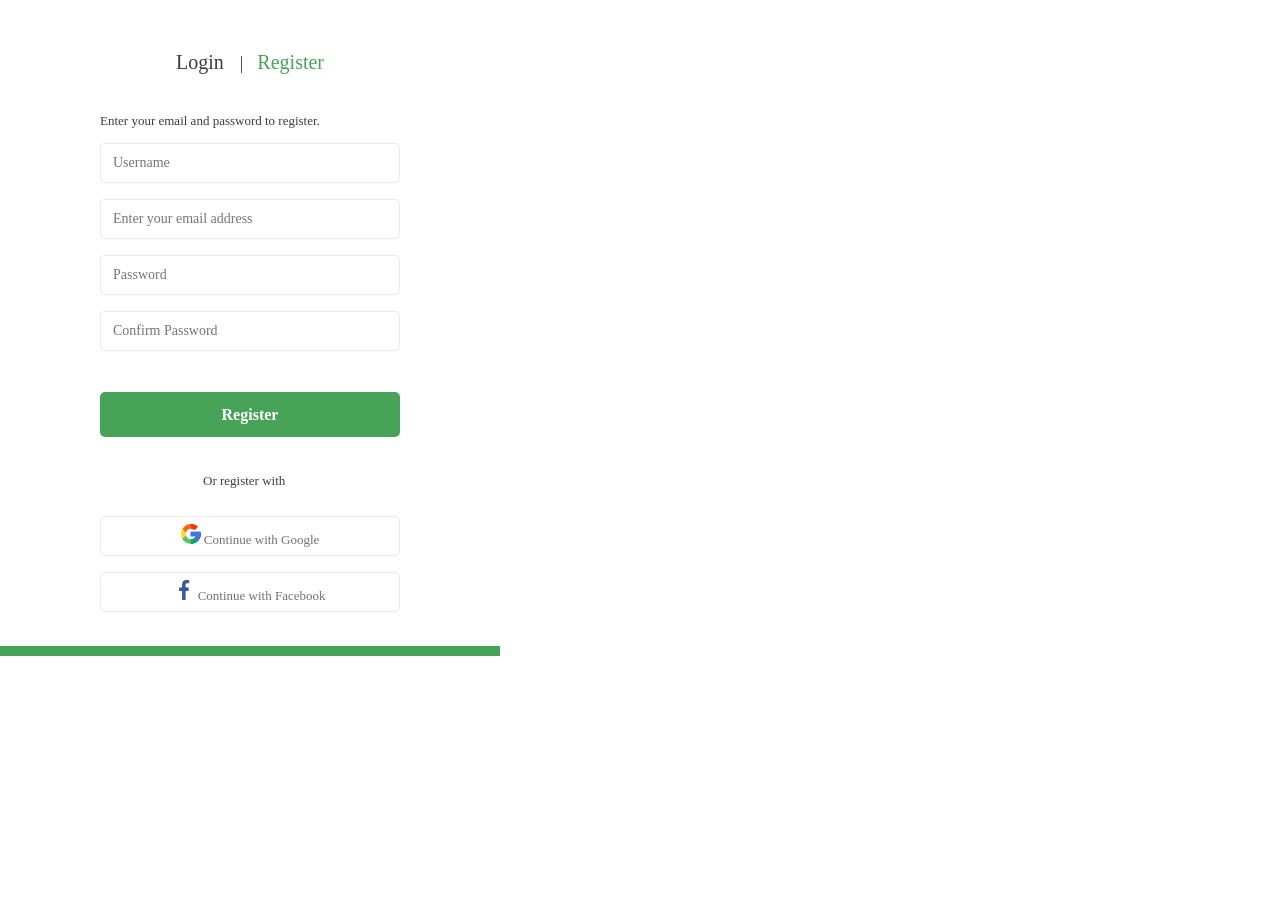
<file: homework_05/index.html>
<!DOCTYPE html>
<html lang="en">

<head>
    <meta charset="UTF-8">
    <meta name="viewport" content="width=device-width, initial-scale=1.0">
    <link rel="stylesheet" href="style.css">
    <title>Serhii Popello</title>
</head>

<body class="body">
        <div style="text-align: center; padding-top: 54px;">
            <a href="#" class="login" style="color: #3D3D3D;">Login</a>
            <span style="margin-right: 10px; padding-left: 12px;" class="line">|</span>
            <a href="#" class="login" style="color: #46A358;">Register</a>
        </div>
        <p class="txt" style="margin-top: 40px; padding-left: 100px;">Enter your email and password to register.</p>
        <form action="/submit" method="get">
            <div>
                <p style="margin-top: 14px; padding-left: 100px;">
                    <input class="input" type="text" name="username" placeholder="Username" required>
                </p>
                <p style="margin-top: 16px; padding-left: 100px;">
                    <input class="input" type="text" name="email" placeholder="Enter your email address" required>
                </p>
                <p style="margin-top: 16px; padding-left: 100px;">
                    <input class="input" type="text" name="password" placeholder="Password" required>
                </p>
                <p style="margin-top: 16px; padding-left: 100px;">
                    <input class="input" type="text" name="confirm_password" placeholder="Confirm Password" required>
                </p>
            </div>
            <p style="margin-top: 41px; padding-left: 100px;">
                <button class="button" type="submit">Register</button>
            </p>
        </form>
        <p style="margin-top: 36px; padding-left: 203px;" class="txt">Or register with</p>
        <div>
            <form action="https://www.google.com" target="_blank" method="get">
                <p style="margin-top: 27px; padding-left: 100px;">
                    <button class="link" type="submit">
                        <svg xmlns="http://www.w3.org/2000/svg" width="20" height="20" viewBox="0 0 20 20" fill="none">
                            <g clip-path="url(#clip0_2_2044)">
                                <path
                                    d="M16.4336 17.6055C14.6992 19.0703 12.4492 20 9.99999 20C6.35545 20 3.1562 17.9922 1.42186 15.0625L2.07116 12.0695L4.9492 11.5352C5.61717 13.6914 7.63276 15.2734 9.99999 15.2734C11.1484 15.2734 12.2148 14.9102 13.0937 14.2656L15.8594 14.6875L16.4336 17.6055Z"
                                    fill="#59C36A" />
                                <path
                                    d="M16.4336 17.6055L15.8594 14.6875L13.0937 14.2656C12.2148 14.9102 11.1484 15.2735 10 15.2735V20C12.4493 20 14.6992 19.0703 16.4336 17.6055Z"
                                    fill="#00A66C" />
                                <path
                                    d="M4.72656 10C4.72656 10.539 4.8086 11.0546 4.94922 11.5352L1.42188 15.0625C0.542969 13.5859 0 11.8515 0 10C0 8.1484 0.542969 6.41406 1.42188 4.9375L4.25285 5.42473L4.94922 8.46484C4.8086 8.94527 4.72656 9.4609 4.72656 10Z"
                                    fill="#FFDA2D" />
                                <path
                                    d="M20 10C20 13.0468 18.5899 15.7773 16.4336 17.6055L13.0938 14.2656C13.7734 13.7734 14.3477 13.1171 14.7227 12.3437H10C9.67184 12.3437 9.41406 12.0859 9.41406 11.7578V8.24219C9.41406 7.91402 9.67184 7.65625 10 7.65625H19.25C19.5312 7.65625 19.7773 7.85543 19.8242 8.13668C19.9414 8.74609 20 9.37887 20 10Z"
                                    fill="#4086F4" />
                                <path
                                    d="M14.7227 12.3437C14.3477 13.1171 13.7734 13.7734 13.0938 14.2656L16.4336 17.6055C18.5899 15.7773 20 13.0469 20 10C20 9.37887 19.9414 8.74609 19.8242 8.13668C19.7773 7.85543 19.5312 7.65625 19.25 7.65625H10V12.3437H14.7227Z"
                                    fill="#4175DF" />
                                <path
                                    d="M16.5976 2.79293C16.6094 2.95699 16.5391 3.10937 16.4336 3.22652L13.9258 5.72262C13.7266 5.93355 13.3985 5.95699 13.1641 5.78121C12.2382 5.08984 11.1484 4.72656 9.99999 4.72656C7.63276 4.72656 5.61717 6.30855 4.9492 8.46484L1.42186 4.9375C3.1562 2.00781 6.35546 0 9.99999 0C12.332 0 14.6055 0.859375 16.3867 2.35934C16.5156 2.46484 16.5859 2.62887 16.5976 2.79293Z"
                                    fill="#FF641A" />
                                <path
                                    d="M13.1641 5.78121C13.3984 5.95703 13.7265 5.93355 13.9257 5.72262L16.4336 3.22652C16.5391 3.10938 16.6094 2.95703 16.5976 2.79293C16.5859 2.62883 16.5156 2.46484 16.3867 2.35934C14.6055 0.859375 12.332 0 10 0V4.72656C11.1484 4.72656 12.2382 5.08984 13.1641 5.78121Z"
                                    fill="#F03800" />
                            </g>
                            <defs>
                                <clipPath id="clip0_2_2044">
                                    <rect width="20" height="20" fill="white" />
                                </clipPath>
                            </defs>
                        </svg>
                        Continue with Google
                    </button>
                </p>
            </form>
            <form action="https://www.facebook.com/" target="_blank" method="get">
                <p style="margin-top: 15px; padding-left: 100px;">
                    <button class="link" type="submit">
                        <svg xmlns="http://www.w3.org/2000/svg" width="20" height="20" viewBox="0 0 20 20" fill="none">
                            <g clip-path="url(#clip0_2_2021)">
                                <path
                                    d="M13.3309 3.32083H15.1567V0.140833C14.8417 0.0975 13.7584 0 12.4967 0C6.72006 0 8.29172 6.54167 8.06172 7.5H5.15589V11.055H8.06089V20H11.6226V11.0558H14.4101L14.8526 7.50083H11.6217C11.7784 5.1475 10.9876 3.32083 13.3309 3.32083Z"
                                    fill="#3B5999" />
                            </g>
                            <defs>
                                <clipPath id="clip0_2_2021">
                                    <rect width="20" height="20" fill="white" />
                                </clipPath>
                            </defs>
                        </svg>
                        Continue with Facebook
                    </button>
                </p>
            </form>
        </div>

</body>

</html>
</file>
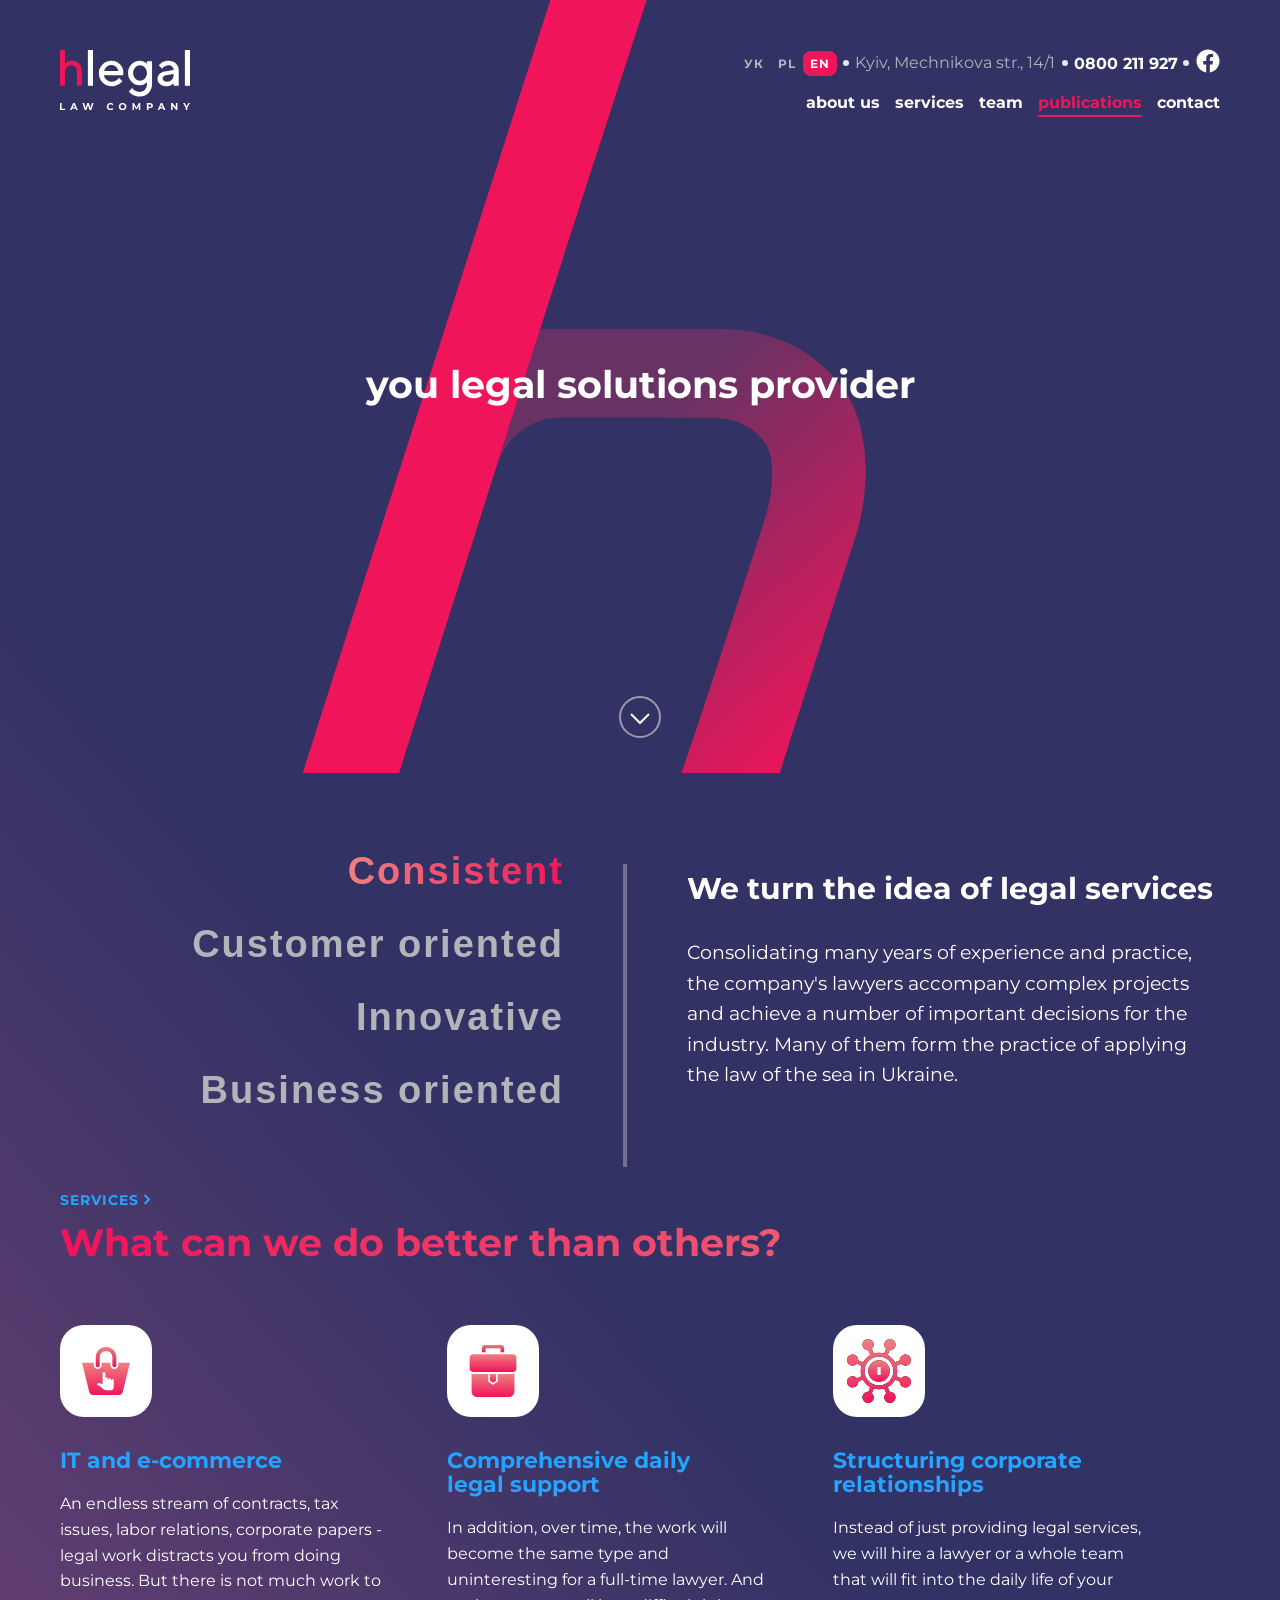
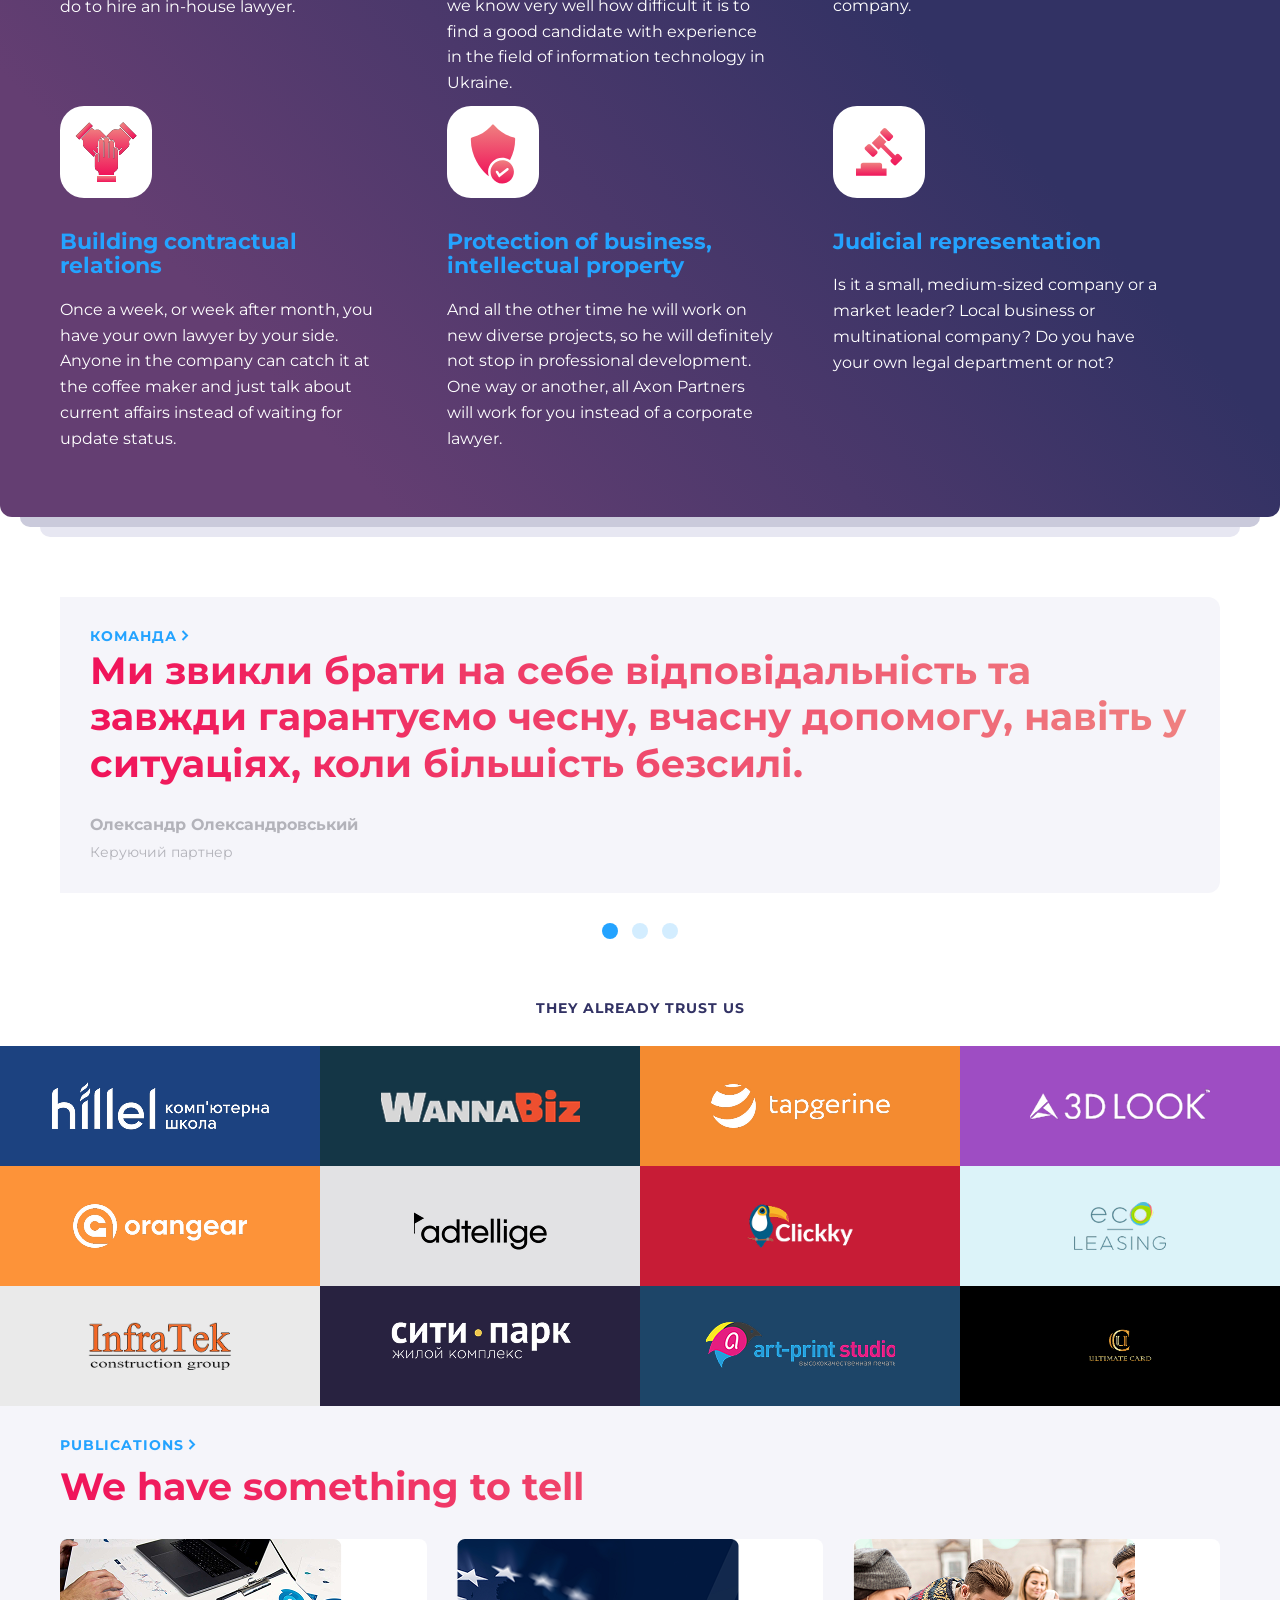
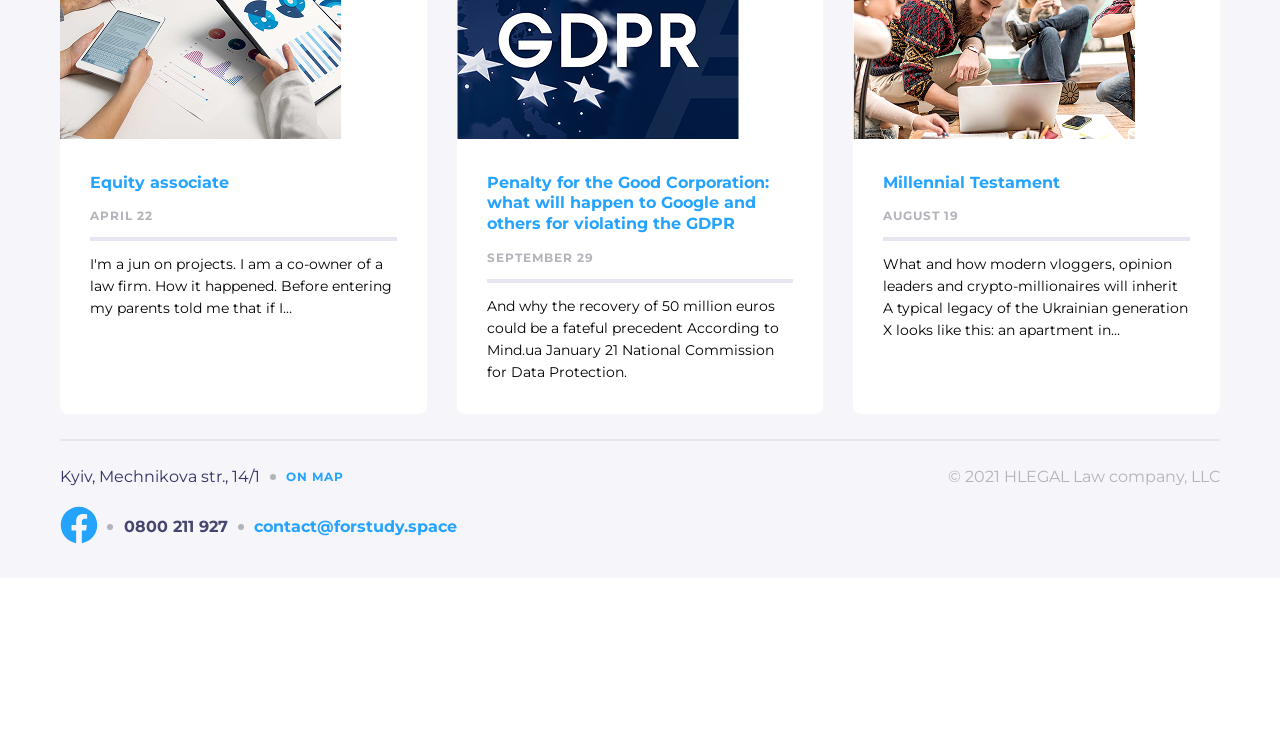
<file: final_project/app/index.html>
<!DOCTYPE html>
<html lang="en">

<head>
    <meta charset="UTF-8">
    <meta name="viewport" content="width=device-width, initial-scale=1.0">
    <link rel="stylesheet" href="css/style.css">
    <link rel="preload" href="fonts/Montserrat-400.woff" as="font" type="font/woff" crossorigin="anonymous">
    <link rel="preload" href="fonts/Montserrat-700.woff" as="font" type="font/woff" crossorigin="anonymous">
    <title>Document</title>
</head>

<body class="body">
    <div class="background">
        <div class="wrapper">
            <header class="header js-header">
                <div class="header__top header__top_dark">
                    <ul class="lang">
                        <li><a href="#">ук</a></li>
                        <li><a href="#">pl</a></li>
                        <li><a href="#" class="active">en</a></li>
                    </ul>
                    <div class="header__adress">Kyiv, Mechnikova str., 14/1</div>
                    <a class="header__tel header__tel_dark" href="tel:">0800 211 927</a>
                    <a href="#" class="header__fb">
                        <svg class="icon__facebook">
                            <use href="./img/sprite.svg#facebook"></use>
                        </svg>
                    </a>
                </div>
                <div class="header__logo-box header__logo-box_homepage">
                    <a class="header__logo-box-logo" href="#">
                        <img class="img-responsive" src="./img/logo_dark.svg" alt="">
                    </a>
                    <span class="header__breadcrumbs">about us</span>
                </div>
                <nav class="menu">
                    <button type="button" class="menu__btn menu__btn_dark js-open-mobile-menu"></button>
                    <ul class="menu__list js-mobile-drop-menu">
                        <li class="menu__list__inset"><a class="menu__list__inset__link menu__list__inset__link_dark"
                                href="./about.html">about us</a></li>
                        <li class="menu__list__inset"><a class="menu__list__inset__link menu__list__inset__link_dark"
                                href="#">services</a></li>
                        <li class="menu__list__inset"><a class="menu__list__inset__link menu__list__inset__link_dark"
                                href="#">team</a></li>
                        <li class="menu__list__inset"><a
                                class="menu__list__inset__link menu__list__inset__link_dark active"
                                href="#">publications</a></li>
                        <li class="menu__list__inset"><a class="menu__list__inset__link menu__list__inset__link_dark"
                                href="#">contact</a></li>
                    </ul>
                </nav>
            </header>
            <section class="solutions">
                <h1 class="solutions__h">you legal solutions provider</h1>
                <button class="solutions__btn" type="button"></button>
                <div class="solutions__box">
                    <div class="solutions__box__list">
                        <ul class="solutions__list">
                            <li class="solutions__list__inset"><button type="button"
                                    class="solutions__list__btn active">Consistent</button></li>
                            <li class="solutions__list__inset"><button type="button"
                                    class="solutions__list__btn">Customer
                                    oriented</button></li>
                            <li class="solutions__list__inset"><button type="button"
                                    class="solutions__list__btn">Innovative</button></li>
                            <li class="solutions__list__inset"><button type="button"
                                    class="solutions__list__btn">Business
                                    oriented</button></li>
                        </ul>
                    </div>
                    <div class="solutions__box__text">
                        <article class="solutions__info">
                            <h2 class="solutions__info__h2">We turn the idea of legal services</h2>
                            <p class="solutions__info__p">Consolidating many years of experience and
                                practice, the company's lawyers
                                accompany
                                complex projects and achieve a number of important decisions for the
                                industry.
                                Many
                                of them form the practice of applying the law of the sea in Ukraine.</p>
                        </article>
                    </div>
                </div>
            </section>
            <section class="services">
                <a href="#" class="btn">Services</a>
                <h2 class="services__h2">What can we do better than others?</h2>
                <div class="services__block">
                    <article class="services__block__inset">
                        <div class="services__block__inset__content">
                            <img class="img-responsive icon__case" src="./img/icon_case.svg" alt="icon">
                            <h3 class="services__block__inset__content__h3">IT and e-commerce</h3>
                            <p class="services__block__inset__content__p">An endless stream of contracts, tax
                                issues, labor relations, corporate papers - legal work distracts you from doing
                                business. But there is not much work to do to hire an in-house lawyer.</p>
                        </div>
                    </article>
                    <article class="services__block__inset">
                        <div class="services__block__inset__content">
                            <img class="img-responsive icon__case" src="./img/comprehensive.svg" alt="icon">
                            <h3 class="services__block__inset__content__h3">Comprehensive daily<br>
                                legal support</h3>
                            <p class="services__block__inset__content__p">In addition, over time, the work will
                                become the same type and uninteresting for a full-time lawyer. And we know very well
                                how difficult it is to find a good candidate with experience in the field of
                                information technology in Ukraine.</p>
                        </div>
                    </article>
                    <article class="services__block__inset">
                        <div class="services__block__inset__content">
                            <img class="img-responsive icon__case" src="./img/structuring.svg" alt="icon">
                            <h3 class="services__block__inset__content__h3">Structuring corporate relationships</h3>
                            <p class="services__block__inset__content__p">Instead of just providing legal services,
                                we will hire a lawyer or a whole team that will fit into the daily life of your
                                company.</p>
                        </div>
                    </article>
                    <article class="services__block__inset">
                        <div class="services__block__inset__content">
                            <img class="img-responsive icon__case" src="./img/building.svg" alt="icon">
                            <h3 class="services__block__inset__content__h3">Building contractual relations</h3>
                            <p class="services__block__inset__content__p">Once a week, or week after month, you have
                                your own lawyer by your side. Anyone in the company can catch it at the coffee maker
                                and just talk about current affairs instead of waiting for update status.</p>
                        </div>
                    </article>
                    <article class="services__block__inset">
                        <div class="services__block__inset__content">
                            <img class="img-responsive icon__case" src="./img/protection.svg" alt="icon">
                            <h3 class="services__block__inset__content__h3">Protection of business, intellectual
                                property</h3>
                            <p class="services__block__inset__content__p">And all the other time he will work on new
                                diverse projects, so he will definitely not stop in professional development. One
                                way or another, all Axon Partners will work for you instead of a corporate lawyer.
                            </p>
                        </div>
                    </article>
                    <article class="services__block__inset">
                        <div class="services__block__inset__content">
                            <img class="img-responsive icon__case" src="./img/judicial.svg" alt="icon">
                            <h3 class="services__block__inset__content__h3">Judicial representation</h3>
                            <p class="services__block__inset__content__p">Is it a small, medium-sized company or a
                                market leader? Local business or multinational company? Do you have your own legal
                                department or not?</p>
                        </div>
                    </article>
                </div>
            </section>
        </div>
    </div>
    <main>
        <div class="wrapper">
            <section class="team">
                <h2 class="visually-hiden">our team</h2>
                <div class="slider js-slider">
                    <article class="slider__item slider__item_homepage">
                        <h2 class="visually-hiden">team member slide</h2>
                        <div class="slider__item__pic">
                            <picture>
                                <source media="(min-width:992px)" srcset="./img/team.png">
                                <source media="(min-width:420px)" srcset="./img/team-member.png">
                                <img class="img-responsive" src="./img/team-member-375.png" alt="team member">
                            </picture>
                        </div>
                        <div class="slider__item__text">
                            <a href="#" class="btn">команда</a>
                            <p class="slider__item__text__p1">Ми звикли брати на себе відповідальність та завжди
                                гарантуємо чесну, вчасну допомогу, навіть у ситуаціях, коли більшість безсилі.</p>
                            <p class="slider__item__text__p2">Олександр Олександровський</p>
                            <p class="slider__item__text__p3">Керуючий партнер</p>
                        </div>
                    </article>
                    <article class="slider__item slider__item_homepage">
                        <h2 class="visually-hiden">team member slide</h2>
                        <div class="slider__item__pic">
                            <picture>
                                <source media="(min-width:992px)" srcset="./img/team.png">
                                <source media="(min-width:420px)" srcset="./img/team-member.png">
                                <img class="img-responsive" src="./img/team-member-375.png" alt="team member">
                            </picture>
                        </div>
                        <div class="slider__item__text">
                            <a href="#" class="btn">команда</a>
                            <p class="slider__item__text__p1">Ми звикли брати на себе відповідальність та завжди
                                гарантуємо чесну, вчасну допомогу, навіть у ситуаціях, коли більшість безсилі.</p>
                            <p class="slider__item__text__p2">Олександр Олександровський</p>
                            <p class="slider__item__text__p3">Керуючий партнер</p>
                        </div>
                    </article>
                    <article class="slider__item slider__item_homepage">
                        <h2 class="visually-hiden">team member slide</h2>
                        <div class="slider__item__pic">
                            <picture>
                                <source media="(min-width:992px)" srcset="./img/team.png">
                                <source media="(min-width:420px)" srcset="./img/team-member.png">
                                <img class="img-responsive" src="./img/team-member-375.png" alt="team member">
                            </picture>
                        </div>
                        <div class="slider__item__text">
                            <a href="#" class="btn">команда</a>
                            <p class="slider__item__text__p1">Ми звикли брати на себе відповідальність та завжди
                                гарантуємо чесну, вчасну допомогу, навіть у ситуаціях, коли більшість безсилі.</p>
                            <p class="slider__item__text__p2">Олександр Олександровський</p>
                            <p class="slider__item__text__p3">Керуючий партнер</p>
                        </div>
                    </article>
                </div>
            </section>
        </div>
        <section class="trust">
            <h2 class="trust__h2">They already trust us</h2>
            <div class="trust__list">
                <div class="trust__list__inset trust__list__inset-color1">
                    <img class="img-responsive" src="./img/hillel.png" alt="company logo">
                </div>
                <div class="trust__list__inset trust__list__inset-color2">
                    <img class="img-responsive" src="./img/wanna-biz.png" alt="company logo">
                </div>
                <div class="trust__list__inset trust__list__inset-color3">
                    <img class="img-responsive" src="./img/tapgerine.png" alt="company logo">
                </div>
                <div class="trust__list__inset trust__list__inset-color4">
                    <img class="img-responsive" src="./img/3dlook.png" alt="company logo">
                </div>
                <div class="trust__list__inset trust__list__inset-color5">
                    <img class="img-responsive" src="./img/orangear.png" alt="company logo">
                </div>
                <div class="trust__list__inset trust__list__inset-color6">
                    <img class="img-responsive" src="./img/adtellige.png" alt="company logo">
                </div>
                <div class="trust__list__inset trust__list__inset-color7">
                    <img class="img-responsive" src="./img/clicky.png" alt="company logo">
                </div>
                <div class="trust__list__inset trust__list__inset-color8">
                    <img class="img-responsive" src="./img/ecolease.png" alt="company logo">
                </div>
                <div class="trust__list__inset trust__list__inset-color9">
                    <img class="img-responsive" src="./img/ifratek.png" alt="company logo">
                </div>
                <div class="trust__list__inset trust__list__inset-color10">
                    <img class="img-responsive" src="./img/city-park.png" alt="company logo">
                </div>
                <div class="trust__list__inset trust__list__inset-color11">
                    <img class="img-responsive" src="./img/art-print.png" alt="company logo">
                </div>
                <div class="trust__list__inset trust__list__inset-color12">
                    <img class="img-responsive" src="./img/ultimate.png" alt="company logo">
                </div>
            </div>
        </section>
        <section class="publications">
            <div class="wrapper">
                <a href="#" class="btn btn_publications">Publications</a>
                <h2 class="publications__h2">We have something to tell</h2>
                <div class="publications__list">
                    <article class="publications__list__inset">
                        <h2 class="visually-hiden">usefull information</h2>
                        <picture>
                            <source media="(min-width:992px)" srcset="./img/associate-992.png">
                            <img class="img-responsive" src="./img/associate.png" alt="picture">
                        </picture>
                        <div class="publications__list__inset__text">
                            <a href="#" class="publications__list__inset__text__btn">Equity associate</a>
                            <p class="publications__list__inset__text__p1">April 22</p>
                            <p class="publications__list__inset__text__p2">I'm a jun on projects. I am a co-owner of a
                                law firm. How it happened. Before entering my parents told me that if I…</p>
                        </div>
                    </article>
                    <article class="publications__list__inset">
                        <h2 class="visually-hiden">usefull information</h2>
                        <picture>
                            <source media="(min-width:992px)" srcset="./img/gdpr-992.png">
                            <img class="img-responsive" src="./img/gdpr.png" alt="picture">
                        </picture>
                        <div class="publications__list__inset__text">
                            <a href="#" class="publications__list__inset__text__btn">Penalty for the Good Corporation:
                                what will happen to Google and others for violating the GDPR</a>
                            <p class="publications__list__inset__text__p1">September 29</p>
                            <p class="publications__list__inset__text__p2">And why the recovery of 50 million euros
                                could be a fateful precedent According to Mind.ua January 21 National Commission for
                                Data Protection.</p>
                        </div>
                    </article>
                    <article class="publications__list__inset publications__list__inset-item3">
                        <h2 class="visually-hiden">usefull information</h2>
                        <picture>
                            <source media="(min-width:992px)" srcset="./img/millennial-992.png">
                            <source media="(min-width:768px)" srcset="./img/millenial.png">
                            <img class="img-responsive" src="./img/millennial.png" alt="picture">
                        </picture>
                        <div class="publications__list__inset__text">
                            <a href="#" class="publications__list__inset__text__btn">Millennial Testament</a>
                            <p class="publications__list__inset__text__p1">August 19</p>
                            <p class="publications__list__inset__text__p2">What and how modern vloggers, opinion leaders
                                and crypto-millionaires will inherit A typical legacy of the Ukrainian generation X
                                looks like this: an apartment in…</p>
                        </div>
                    </article>
                </div>
            </div>
        </section>
    </main>
    <footer class="footer__background">
        <div class="wrapper">
            <section class="footer">
                <h2 class="visually-hiden">contact information</h2>
                <div class="footer__navigation">
                    <p class="footer__adress">Kyiv, Mechnikova str., 14/1</p>
                    <a href="#" class="footer__map">On map</a>
                </div>
                <div class="footer__contact">
                    <a href="#" class="footer__fb">
                        <svg class="icon__facebook1">
                            <use href="./img/sprite.svg#facebook"></use>
                        </svg>
                    </a>
                    <a href="tel:+380800211927" class="footer__tel">0800 211 927</a>
                    <a href="mailto:contact@forstudy.space" class="footer__mail">contact@forstudy.space</a>
                </div>
                <div class="footer__text">
                    <p class="footer__text__hlegal">© <span class="footer__text__hlegal-uppercase">2021 hlegal</span>
                        Law company,
                        <span class="footer__text__hlegal-uppercase">llc</span>
                    </p>
                </div>
            </section>
        </div>
    </footer>
    <script src="./js/all.js"></script>
</body>

</html>
</file>
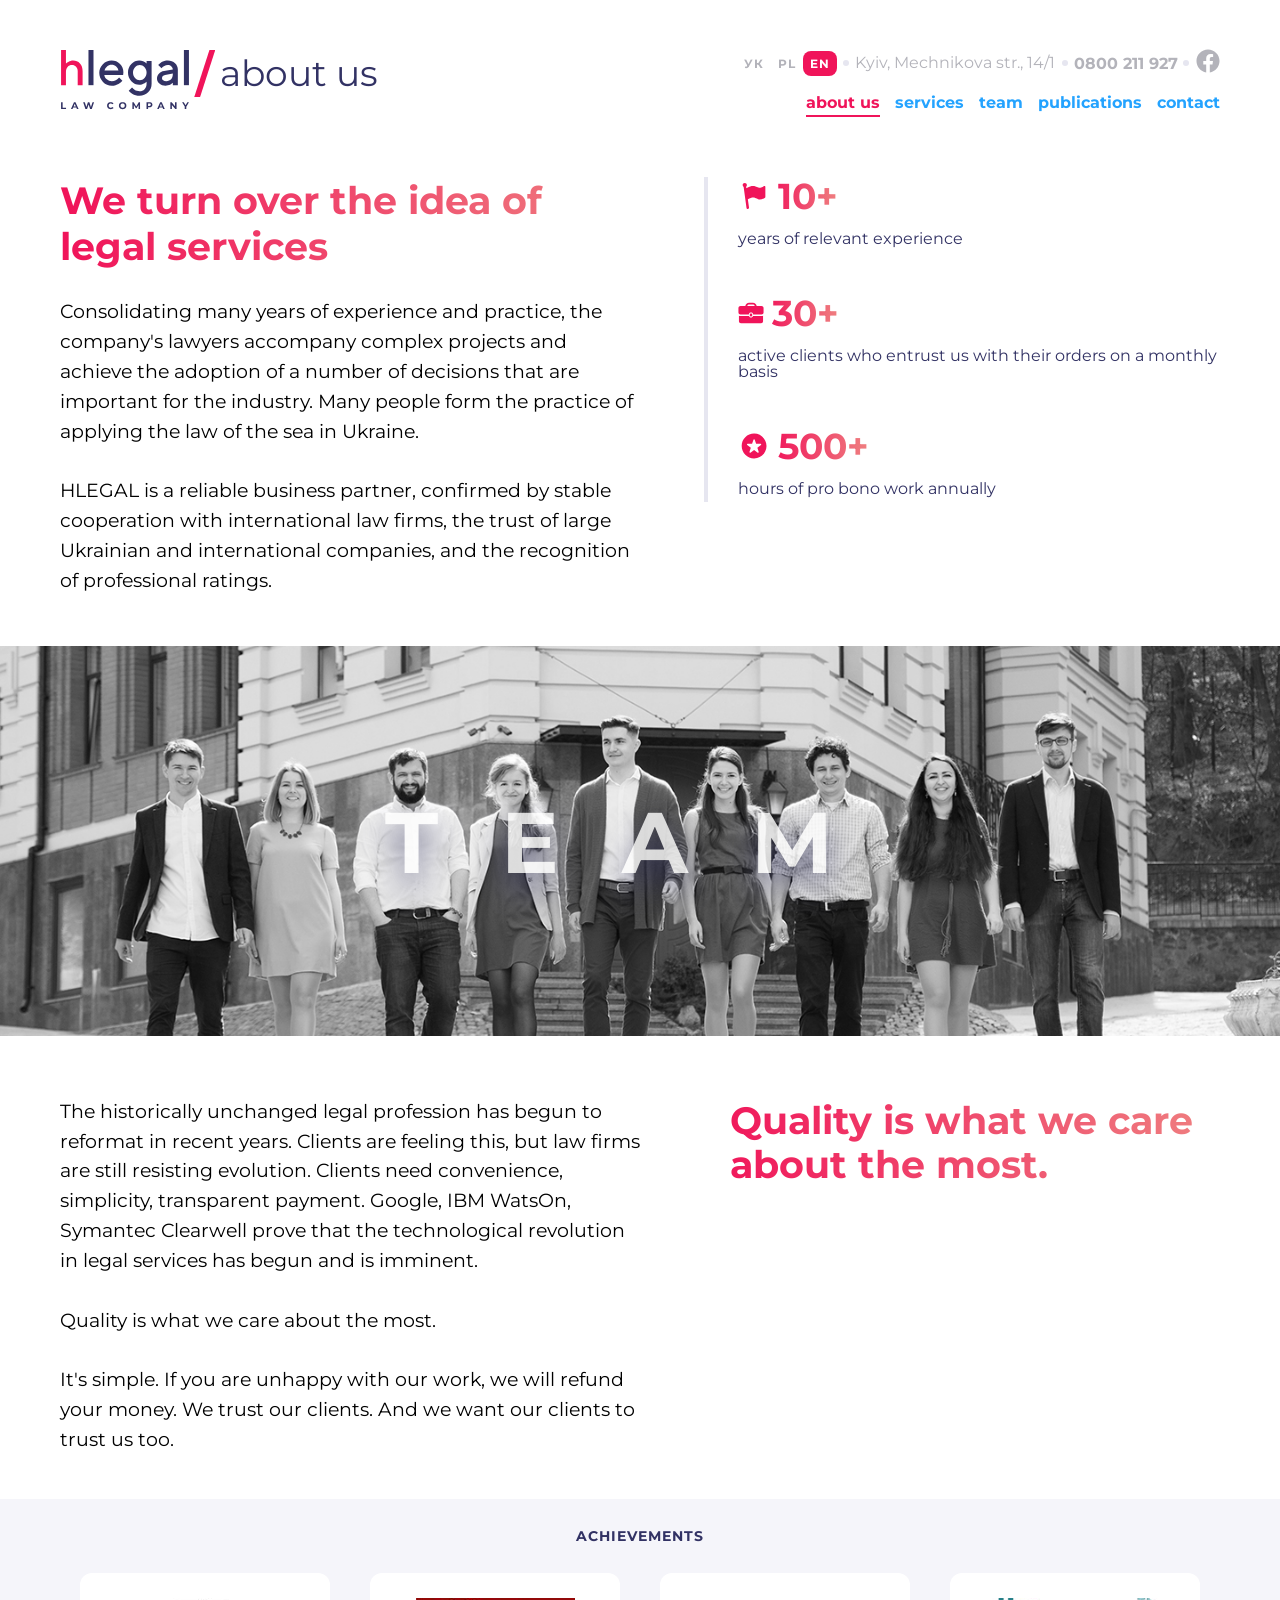
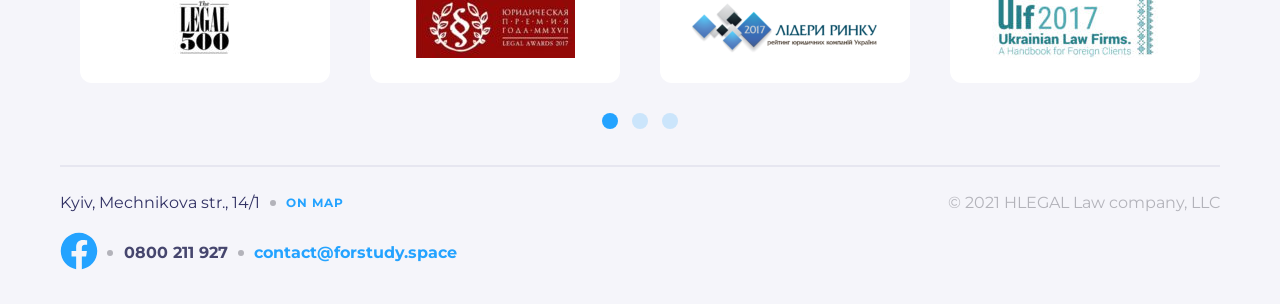
<file: final_project/app/about.html>
<!DOCTYPE html>
<html lang="en">

<head>
    <meta charset="UTF-8">
    <meta name="viewport" content="width=device-width, initial-scale=1.0">
    <link rel="stylesheet" href="css/style.css">
    <link rel="preload" href="fonts/Montserrat-400.woff" as="font" type="font/woff" crossorigin="anonymous">
    <link rel="preload" href="fonts/Montserrat-700.woff" as="font" type="font/woff" crossorigin="anonymous">
    <title>Document</title>
</head>

<body class="body">
    <div class="wrapper">
        <header class="header js-header">
            <div class="header__top header__top_light">
                <ul class="lang">
                    <li><a href="#">ук</a></li>
                    <li><a href="#">pl</a></li>
                    <li><a href="#" class="active">en</a></li>
                </ul>
                <div class="header__adress header__adress_light">Kyiv, Mechnikova str., 14/1</div>
                <a class="header__tel header__tel_light" href="tel:">0800 211 927</a>
                <a href="#" class="header__fb">
                    <svg class="icon__facebook icon__facebook_light">
                        <use xlink:href="img/sprite.svg#facebook"></use>
                    </svg>
                </a>
            </div>
            <div class="header__logo-box">
                <a class="header__logo-box-logo" href="./index.html">
                    <img class="img-responsive" src="./img/logo_light.svg" alt="">
                </a>
                <span class="header__breadcrumbs">about us</span>
            </div>
            <nav class="menu">
                <button type="button" class="menu__btn menu__btn_light js-open-mobile-menu"></button>
                <ul class="menu__list js-mobile-drop-menu">
                    <li class="menu__list__inset"><a
                            class="menu__list__inset__link menu__list__inset__link_light active"
                            href="./about.html">about us</a>
                    </li>
                    <li class="menu__list__inset"><a class="menu__list__inset__link menu__list__inset__link_light"
                            href="#">services</a></li>
                    <li class="menu__list__inset"><a class="menu__list__inset__link menu__list__inset__link_light"
                            href="#">team</a></li>
                    <li class="menu__list__inset"><a class="menu__list__inset__link menu__list__inset__link_light"
                            href="#">publications</a>
                    </li>
                    <li class="menu__list__inset"><a class="menu__list__inset__link menu__list__inset__link_light"
                            href="#">contact</a></li>
                </ul>
            </nav>
        </header>
    </div>
    <main>
        <div class="wrapper">
            <section class="we_turn">
                <h2 class="visually-hiden">Company proffesional skils</h2>
                <article class="we_turn__text">
                    <h3 class="we_turn__text__h3">We turn over the idea of legal services</h3>
                    <p class="we_turn__text__p">Consolidating many years of experience and practice, the company's
                        lawyers accompany complex projects and achieve the adoption of a number of decisions that are
                        important for the industry. Many people form the practice of applying the law of the sea in
                        Ukraine.<br><br>
                        HLEGAL is a reliable business partner, confirmed by stable cooperation with international law
                        firms, the trust of large Ukrainian and international companies, and the recognition of
                        professional ratings.</p>
                </article>
                <div class="we_turn__numbers">
                    <div class="we_turn__numbers__inset">
                        <img src="./img/10+.svg" alt="10+"> <span class="we_turn__numbers__inset__text">10+</span>
                    </div>
                    <p class="we_turn__numbers__p we_turn__numbers__p_pad">years of relevant experience</p>
                    <div class="we_turn__numbers__inset">
                        <img src="./img/30+.svg" alt="30+"> <span class="we_turn__numbers__inset__text">30+</span>
                    </div>
                    <p class="we_turn__numbers__p we_turn__numbers__p_pad">active clients who entrust us with their
                        orders on a monthly basis</p>
                    <div class="we_turn__numbers__inset">
                        <img src="./img/500+.svg" alt="500+"> <span class="we_turn__numbers__inset__text">500+</span>
                    </div>
                    <p class="we_turn__numbers__p">hours of pro bono work annually</p>
                </div>
            </section>
        </div>
        <section class="team_about">
            <picture>
                <source media="(min-width:768px)" srcset="./img/team_about.png">
                <img class="img-responsive" src="./img/team_about768.png" alt="team photo">
            </picture>
            <h1 class="team_about__h1">Team</h1>
        </section>
        <div class="wrapper">
            <section class="quality">
                <div class="quality__text">
                    <p class="quality__text__p">The historically unchanged legal profession has begun to reformat in
                        recent years. Clients are feeling this, but law firms are still resisting evolution. Clients
                        need convenience, simplicity, transparent payment. Google, IBM WatsOn, Symantec Clearwell prove
                        that the technological revolution in legal services has begun and is imminent.<br><br>
                        Quality is what we care about the most.<br><br>
                        It's simple. If you are unhappy with our work, we will refund your money. We trust our clients.
                        And we want our clients to trust us too.</p>
                </div>
                <div class="quality__title">
                    <h3 class="quality__title__h3">Quality is what we care about the most.</h3>
                </div>
            </section>
        </div>
        <section class="achievements">
            <div class="wrapper">
                <h3 class="achievements__h3">achievements</h3>
                <div class="slider js-slider-about">
                    <article class="slider__item_about">
                        <h2 class="visually-hiden">juridical firm</h2>
                        <img class="img-responsive" src="./img/legal.png" alt="logotype">
                    </article>
                    <article class="slider__item_about">
                        <h2 class="visually-hiden">juridical firm</h2>
                        <img class="img-responsive" src="./img/jurfirm.png" alt="logotype">
                    </article>
                    <article class="slider__item_about">
                        <h2 class="visually-hiden">juridical firm</h2>
                        <img class="img-responsive" src="./img/lider.png" alt="logotype">
                    </article>
                    <article class="slider__item_about">
                        <h2 class="visually-hiden">juridical firm</h2>
                        <img class="img-responsive" src="./img/ulf.png" alt="logotype">
                    </article>
                    <article class="slider__item_about">
                        <h2 class="visually-hiden">juridical firm</h2>
                        <img class="img-responsive" src="./img/legal.png" alt="logotype">
                    </article>
                    <article class="slider__item_about">
                        <h2 class="visually-hiden">juridical firm</h2>
                        <img class="img-responsive" src="./img/jurfirm.png" alt="logotype">
                    </article>
                </div>
            </div>
        </section>
    </main>
    <footer class="footer__background">
        <div class="wrapper">
            <section class="footer">
                <h2 class="visually-hiden">Contact information</h2>
                <div class="footer__navigation">
                    <p class="footer__adress">Kyiv, Mechnikova str., 14/1</p>
                    <a href="#" class="footer__map">On map</a>
                </div>
                <div class="footer__contact">
                    <a href="#" class="footer__fb">
                        <svg class="icon__facebook1">
                            <use href="./img/sprite.svg#facebook"></use>
                        </svg>
                    </a>
                    <a href="tel:+380800211927" class="footer__tel">0800 211 927</a>
                    <a href="mailto:contact@forstudy.space" class="footer__mail">contact@forstudy.space</a>
                </div>
                <div class="footer__text">
                    <p class="footer__text__hlegal">© <span class="footer__text__hlegal-uppercase">2021 hlegal</span>
                        Law company,
                        <span class="footer__text__hlegal-uppercase">llc</span>
                    </p>
                </div>
            </section>
        </div>
    </footer>
    <script src="./js/all.js"></script>
</body>

</html>
</file>
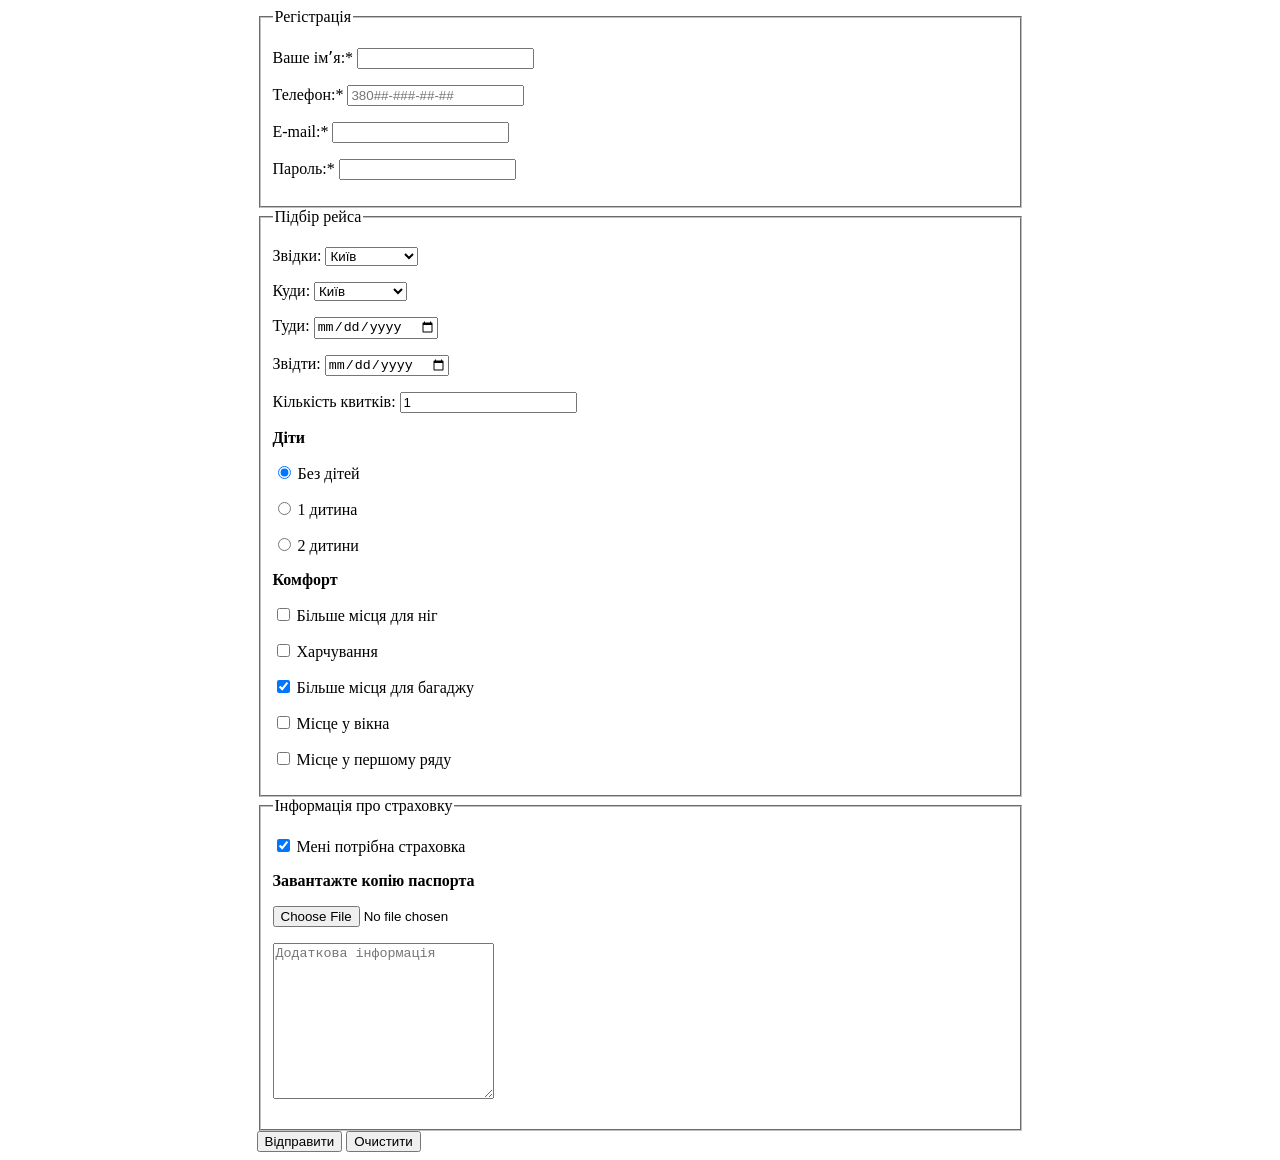
<file: homework_03/form_popello/form_popello.html>
<!DOCTYPE html>
<html lang="uk">

<head>
	<meta charset="UTF-8">
	<title>Form</title>
	<link rel="stylesheet" href="css/style.css">
</head>

<body>
	<div class="wrap">
		<form action="/submit" method="get">
			<fieldset>
				<legend>Регістрація</legend>
				<p>
					<label>
						Ваше імʼя:*
						<input type="text" name="username" required>
					</label>
				</p>
				<p>
					<label>
						Телефон:*
						<input type="tel" name="phonenumber" pattern="[0-9]{12}" placeholder="380##-###-##-##">
					</label>
				</p>
				<p>
					<label>
						E-mail:*
						<input type="email" name="mail" required>
					</label>
				</p>
				<p>
					<label>
						Пароль:*
						<input type="password" name="password" required>
					</label>
				</p>
			</fieldset>
			<fieldset>
				<legend>Підбір рейса</legend>

				<p>
					<label>
						Звідки:
						<select name="city">
							<optgroup label="Україна">
								<option value="Kyiv">Київ</option>
								<option value="Lviv">Львів</option>
								<option value="Odesa">Одеса</option>
							</optgroup>
							<optgroup label="Польша">
								<option value="Varshava">Варшава</option>
								<option value="Krakiv">Краків</option>
								<option value="Sopot">Сопот</option>
							</optgroup>
						</select>
					</label>
				</p>
				<p>
					<label>
						Куди:
						<select name="city">
							<optgroup label="Україна">
								<option value="Kyiv">Київ</option>
								<option value="Lviv">Львів</option>
								<option value="Odesa">Одеса</option>
							</optgroup>
							<optgroup label="Польша">
								<option value="Varshava">Варшава</option>
								<option value="Krakiv">Краків</option>
								<option value="Sopot">Сопот</option>
							</optgroup>
						</select>
					</label>
				</p>

				<p>
					<label>
						Туди:
						<input type="date" name="departure">
					</label>
				</p>
				<p>
					<label>
						Звідти:
						<input type="date" name="arrival">
					</label>
				</p>
				<p>
					<label>
						Кількість квитків:
						<input type="number" min="1" name="number_of_tickets" value="1">
					</label>
				</p>
				<p>

				</p>
				<p>
					<label>
						<p><strong>Діти</strong></p>
						<p>
							<label>
								<input type="radio" name="children" value="0" checked>
								Без дітей
							</label>
						</p>
						<p>
							<label>
								<input type="radio" name="children" value="1">
								1 дитина
							</label>
						</p>
						<p>
							<label>
								<input type="radio" name="children" value="2">
								2 дитини
							</label>
						</p>
					</label>
				</p>
				<p>
					<label>
						<p><strong>Комфорт</strong></p>
						<p>
							<label>
								<input type="checkbox" name="place_foot">
								Більше місця для ніг
							</label>
						</p>
						<p>
							<label>
								<input type="checkbox" name="food">
								Харчування
							</label>
						</p>
						<p>
							<label>
								<input type="checkbox" name="place_luggage" checked>
								Більше місця для багаджу
							</label>
						</p>
						<p>
							<label>
								<input type="checkbox" name="place_window">
								Місце у вікна
							</label>
						</p>
						<p>
							<label>
								<input type="checkbox" name="first_row">
								Місце у першому ряду
							</label>
						</p>
					</label>
				</p>
			</fieldset>
			<fieldset>
				<legend>Інформація про страховку</legend>
				<p>
					<label>
						<input type="checkbox" name="insurance" checked>
						Мені потрібна страховка
					</label>
				</p>
				<p><strong>Завантажте копію паспорта</strong></p>
				<p>
					<input type="file" name="passport">
				</p>
				<p>
					<textarea placeholder="Додаткова інформація" rows="10" cols="25"></textarea>
				</p>
			</fieldset>
			<button type="submit">Відправити</button>
			<button type="reset">Очистити</button>
		</form>
	</div>
</body>

</html>
</file>
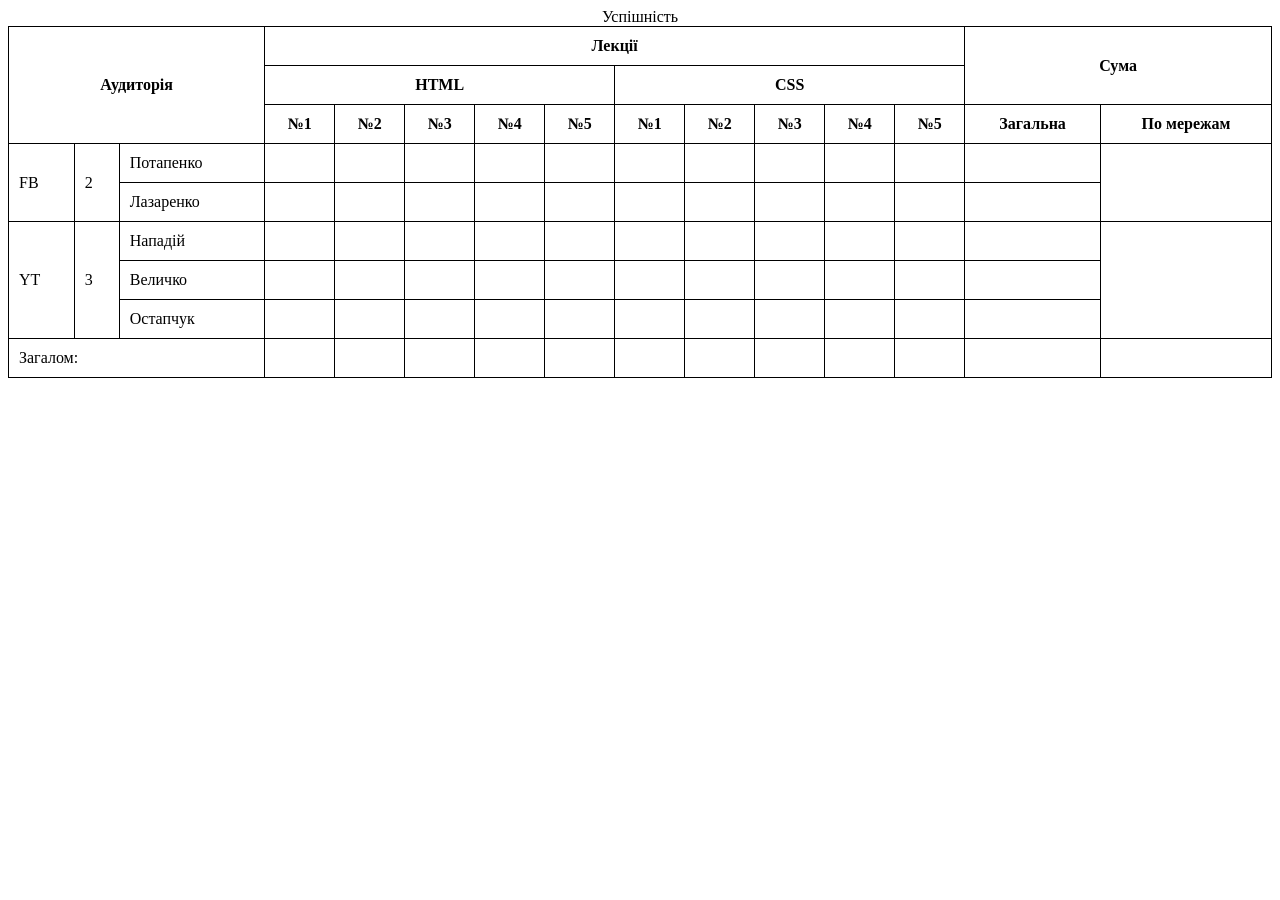
<file: homework_03/table_popello/table_popello.html>
<!DOCTYPE html>
<html lang="uk">
<head>
	<meta charset="UTF-8">
	<link rel="stylesheet" href="css/style.css">
	<title>Table</title>
</head>
<body>
	<table class="table">
		<caption>Успішність</caption>
		<tr>
			<th colspan="3" rowspan="3">Аудиторія</th>
			<th colspan="10">Лекції</th>
			<th colspan="2" rowspan="2">Сума</th>
		</tr>
		<tr>
			<th colspan="5">HTML</th>
			<th colspan="5">CSS</th>
		</tr>
		<tr>
			<th>№1</th>
			<th>№2</th>
			<th>№3</th>
			<th>№4</th>
			<th>№5</th>
			<th>№1</th>
			<th>№2</th>
			<th>№3</th>
			<th>№4</th>
			<th>№5</th>
			<th>Загальна</th>
			<th >По мережам</th>
		</tr>
		<tr>
			<td rowspan="2">FB</td>
			<td rowspan="2">2</td>
			<td>Потапенко</td>
			<td></td>
			<td></td>
			<td></td>
			<td></td>
			<td></td>
			<td></td>
			<td></td>
			<td></td>
			<td></td>
			<td></td>
			<td></td>
			<td rowspan="2"></td>
		</tr>
		<tr>
			<td>Лазаренко</td>
			<td></td>
			<td></td>
			<td></td>
			<td></td>
			<td></td>
			<td></td>
			<td></td>
			<td></td>
			<td></td>
			<td></td>
			<td></td>
		</tr>
		<tr>
			<td rowspan="3">YT</td>
			<td rowspan="3">3</td>
			<td>Нападій</td>
			<td></td>
			<td></td>
			<td></td>
			<td></td>
			<td></td>
			<td></td>
			<td></td>
			<td></td>
			<td></td>
			<td></td>
			<td></td>
			<td rowspan="3"></td>
		</tr>
		<tr>
			<td>Величко</td>
			<td></td>
			<td></td>
			<td></td>
			<td></td>
			<td></td>
			<td></td>
			<td></td>
			<td></td>
			<td></td>
			<td></td>
			<td></td>
		</tr>
		<tr>
			<td>Остапчук</td>
			<td></td>
			<td></td>
			<td></td>
			<td></td>
			<td></td>
			<td></td>
			<td></td>
			<td></td>
			<td></td>
			<td></td>
			<td></td>
		</tr>
		<tr>
			<td colspan="3">Загалом:</td>
			<td></td>
			<td></td>
			<td></td>
			<td></td>
			<td></td>
			<td></td>
			<td></td>
			<td></td>
			<td></td>
			<td></td>
			<td></td>
			<td></td>
		</tr>
	</table>
</body>
</html>
</file>
<file: homework_05/style.css>
.login {
    font-family: "Tahoma";
    font-size: 20px;
    font-style: normal;
    font-weight: 500;
    line-height: 16px;
    text-decoration: none;
}

.line {
    color: #3D3D3D;
    font-family: "Tahoma";
    font-size: 18px;
    font-style: normal;
    font-weight: 250;
    line-height: 16px
}

.regist {
    color: #3D3D3D;
    font-family: "Tahoma";
    font-size: 13px;
    font-style: normal;
    font-weight: 400;
    line-height: 16px;
}

.input {
    box-sizing: border-box;
    width: 300px;
    height: 40px;
    padding: 14px 12px;
    border-radius: 5px;
    border: 1px solid #EAEAEA;
    color: #A5A5A5;
    font-family: "Tahoma";
    font-size: 14px;
    font-style: normal;
    font-weight: 400;
    line-height: 16px;
}

.txt {
    color: #3D3D3D;
    font-family: "Tahoma";
    font-size: 13px;
    font-style: normal;
    font-weight: 400;
    line-height: 16px;
}

.body {
    box-sizing: border-box;
    margin: 0px;
    width: 500px;
    height: 656px;
    flex-shrink: 0;
    width: 500px;
    height: 656px;
    flex-shrink: 0;
    border-bottom: 10px solid #46A358;
}

.button {
    box-sizing: border-box;
    width: 300px;
    height: 45px;
    text-align: center;
    flex-shrink: 0;
    border-radius: 5px;
    background: #46A358;
    color: #FFF;
    font-family: "Tahoma";
    font-size: 16px;
    font-style: normal;
    font-weight: 700;
    line-height: 16px;
    border: none;
}

.link {
    box-sizing: border-box;
    width: 300px;
    height: 40px;
    flex-shrink: 0;
    color: #727272;
    background: #FFF;
    text-align: center;
    font-family: "Tahoma";
    font-size: 13px;
    font-style: normal;
    font-weight: 500;
    line-height: 16px;
    border-radius: 5px;
    border: 1px solid #EAEAEA;
}
</file>
<file: final_project/app/css/style.css>
@charset "UTF-8";
@font-face {
  font-family: "Montserrat";
  src: url(../fonts/Montserrat-400.woff) format("woff");
  font-weight: 400;
  font-style: normal;
  font-display: swap;
}
@font-face {
  font-family: "Montserrat";
  src: url(../fonts/Montserrat-700.woff) format("woff");
  font-weight: 700;
  font-style: normal;
  font-display: swap;
}
* {
  -webkit-box-sizing: border-box;
          box-sizing: border-box;
  margin: 0;
}

.wrapper {
  max-width: 1250px;
  min-width: 290px;
  margin: 0 auto;
  padding: 0 15px;
}

::before,
::after {
  -webkit-box-sizing: border-box;
          box-sizing: border-box;
}

.img-responsive {
  max-width: 100%;
  height: auto;
}

.visually-hiden:not(:focus):not(:active) {
  position: absolute;
  width: 1px;
  height: 1px;
  margin: -1px;
  border: 0;
  padding: 0;
  white-space: nowrap;
  clip-path: inset(100%);
  clip: rect(0 0 0 0);
  overflow: hidden;
}

.body {
  font-family: "Montserrat", "Tahoma", sans-serif;
  font-weight: 400;
  font-style: normal;
  color: #ffffff;
}

.background {
  position: relative;
  background-image: url(../img/symbol_mob.svg), linear-gradient(228.57deg, #323264 11.93%, #323264 57.17%, #643E72 87.46%);
  background-repeat: no-repeat;
  background-position: center top, center;
  background-size: 525px auto, contain;
  border-radius: 0px 0px 12px 12px;
}
.background::before {
  content: "";
  display: inline-block;
  height: 10px;
  background-color: #CACADB;
  border-radius: 0px 0px 12px 12px;
  position: absolute;
  left: 20px;
  right: 20px;
  bottom: -10px;
}
.background::after {
  content: "";
  display: inline-block;
  height: 10px;
  background-color: #E7E7F2;
  border-radius: 0px 0px 12px 12px;
  position: absolute;
  left: 40px;
  right: 40px;
  bottom: -20px;
}

@media (min-width: 768px) {
  .wrapper {
    max-width: 1340px;
    min-width: 200px;
    padding: 0 60px;
  }
  .background {
    background-size: 890px auto, contain;
    background-position: center 3px, center;
  }
}
@media (min-width: 992px) {
  .background {
    background-size: 675px auto, contain;
    background-position: center 0px, center;
  }
}
.header {
  display: grid;
  grid-template-columns: 1fr auto;
  grid-template-rows: -webkit-min-content -webkit-min-content;
  grid-template-rows: min-content min-content;
  position: relative;
}
.header__top {
  grid-column: 1/-1;
  display: -webkit-box;
  display: -ms-flexbox;
  display: flex;
  -webkit-box-pack: justify;
      -ms-flex-pack: justify;
          justify-content: space-between;
  -webkit-box-align: center;
      -ms-flex-align: center;
          align-items: center;
  margin: 0 -15px;
  padding: 0 15px;
  padding-top: 10px;
  padding-bottom: 10px;
}
.header__top_dark {
  background-color: rgba(245, 245, 250, 0.2);
}
.header__top_light {
  background-color: rgb(245, 245, 250);
}
.header__adress {
  display: none;
  color: #B3B3BA;
}
.header__tel {
  padding-top: 2px;
  text-decoration: none;
  font-weight: 700;
  font-size: 16px;
  line-height: 100%;
  text-align: right;
  -webkit-transition-duration: 0.2s;
          transition-duration: 0.2s;
  -webkit-transition-property: color;
  transition-property: color;
}
.header__tel:hover {
  color: #f0145a;
}
.header__tel_dark {
  color: #ffffff;
}
.header__tel_light {
  color: #B3B3BA;
}
.header__fb {
  display: none;
}
.header__logo-box {
  display: -webkit-box;
  display: -ms-flexbox;
  display: flex;
  -webkit-box-align: center;
      -ms-flex-align: center;
          align-items: center;
  padding-top: 19px;
  position: relative;
}
.header__logo-box span {
  display: -webkit-box;
  display: -ms-flexbox;
  display: flex;
}
.header__logo-box_homepage span {
  display: none;
}
.header__logo-box-logo img {
  display: block;
  width: 69px;
  height: 32px;
}
.header__breadcrumbs {
  color: #323264;
  font-size: 20px;
  line-height: normal;
  display: -webkit-box;
  display: -ms-flexbox;
  display: flex;
  -webkit-box-align: start;
      -ms-flex-align: start;
          align-items: start;
  padding-left: 20px;
  padding-bottom: 8px;
}
.header__breadcrumbs::before {
  display: block;
  content: "";
  background-image: url(../img/slash.svg);
  background-size: cover;
  background-position: center;
  background-repeat: no-repeat;
  width: 12px;
  height: 26px;
  position: absolute;
  top: 19px;
  left: 73px;
}

@media (min-width: 768px) {
  .header {
    grid-template-columns: 1fr;
    grid-template-rows: -webkit-min-content -webkit-min-content -webkit-min-content;
    grid-template-rows: min-content min-content min-content;
  }
  .header__top {
    background-color: transparent;
    padding-top: 48px;
    padding-bottom: 10px;
  }
  .header__adress {
    display: block;
    position: relative;
    padding-left: 18px;
    font-size: 16px;
    line-height: 100%;
  }
  .header__adress::before {
    content: "";
    display: inline-block;
    width: 6px;
    height: 6px;
    border-radius: 50%;
    background-color: #e6e6f0;
    position: absolute;
    top: 5px;
    left: 6px;
  }
  .header__adress::after {
    content: "";
    display: inline-block;
    width: 6px;
    height: 6px;
    border-radius: 50%;
    background-color: #e6e6f0;
    position: absolute;
    top: 5px;
    left: 225px;
  }
  .header__tel {
    padding-left: 19px;
    position: relative;
    -webkit-transition-duration: 0.2s;
            transition-duration: 0.2s;
    -webkit-transition-property: color;
    transition-property: color;
  }
  .header__tel:hover {
    color: #f0145a;
  }
  .header__tel::after {
    content: "";
    display: inline-block;
    width: 6px;
    height: 6px;
    border-radius: 50%;
    background-color: #e6e6f0;
    position: absolute;
    top: 6px;
    left: 128px;
  }
  .header__fb {
    display: block;
    padding-top: 1px;
    margin-left: 18px;
    -webkit-transition-duration: 0.2s;
            transition-duration: 0.2s;
    -webkit-transition-property: fill;
    transition-property: fill;
  }
  .header__fb:hover use {
    fill: #f0145a;
  }
  .header__logo-box-logo img {
    width: 130px;
    height: 60px;
  }
  .header__top {
    -webkit-box-pack: start;
        -ms-flex-pack: start;
            justify-content: flex-start;
  }
  .header__breadcrumbs {
    font-size: 36px;
  }
  .header__breadcrumbs {
    padding-left: 30px;
    padding-bottom: 15px;
  }
  .header__breadcrumbs::before {
    width: 21px;
    height: 47px;
    left: 134px;
  }
}
@media (min-width: 992px) {
  .header {
    grid-template-columns: 1fr -webkit-min-content;
    grid-template-columns: 1fr min-content;
    grid-template-rows: -webkit-min-content -webkit-min-content;
    grid-template-rows: min-content min-content;
  }
  .header__top {
    grid-column: 2/-1;
    padding-bottom: 16px;
  }
  .header__logo-box {
    grid-row: 1/-1;
    padding-top: 33px;
  }
  .header__adress {
    white-space: nowrap;
  }
  .header__tel {
    white-space: nowrap;
  }
  .header__breadcrumbs::before {
    left: 134px;
    top: 50px;
  }
}
.lang {
  display: -webkit-box;
  display: -ms-flexbox;
  display: flex;
  -webkit-box-align: center;
      -ms-flex-align: center;
          align-items: center;
  padding: 0;
  list-style: none;
}
.lang a {
  color: #b3b3ba;
  font-weight: 700;
  font-size: 12px;
  line-height: normal;
  letter-spacing: 1px;
  text-align: center;
  text-transform: uppercase;
  text-decoration: none;
  padding: 5px 7px;
  border-radius: 8px;
  -webkit-transition-duration: 0.2s;
          transition-duration: 0.2s;
  -webkit-transition-property: background-color;
  transition-property: background-color;
}
.lang a:hover {
  background-color: #f5f5fa;
}
.lang a.active {
  color: #ffffff;
  background-color: #f0145a;
}

.menu__list {
  display: block;
  position: absolute;
  right: 110%;
  background-color: #ffffff;
  list-style: none;
  padding: 12px;
  text-align: center;
}
.menu__list__inset {
  margin-bottom: 15px;
  border-radius: 12px;
  background-color: #f5f5fa;
  padding: 7px 0;
  -webkit-transition-duration: 0.2s;
          transition-duration: 0.2s;
  -webkit-transition-property: background-color;
  transition-property: background-color;
}
.menu__list__inset__link {
  text-decoration: none;
  color: #24a3ff;
  font-weight: 700;
  font-size: 24px;
  line-height: 100%;
}
.menu__list__inset__link.active {
  color: #f0145a;
}
.menu__list__inset:hover {
  background-color: #e6e6f0;
}
.menu__btn {
  background-color: transparent;
  border: none;
  width: 32px;
  height: 33px;
  border-radius: 8px;
  margin-top: 15px;
  -webkit-transition-duration: 0.2s;
          transition-duration: 0.2s;
  -webkit-transition-property: background-color;
  transition-property: background-color;
}
.menu__btn_dark {
  background-image: url(../img/hamburger_dark.svg);
}
.menu__btn_light {
  background-image: url(../img/hamburger_light.svg);
}
.menu__btn_dark.active {
  background-image: url(../img/close_dark.svg);
}
.menu__btn_light.active {
  background-image: url(../img/close_light.svg);
}
.menu__btn:hover {
  background-color: #e6e6f0;
}
.menu__btn.active_dark {
  background-image: url(../img/close_dark.svg);
}
.menu__btn.active_light {
  background-image: url(../img/close_light.svg);
}

@media (min-width: 768px) {
  .menu__btn {
    display: none;
  }
  .menu__list {
    position: static;
    background-color: transparent;
    display: -webkit-box;
    display: -ms-flexbox;
    display: flex;
    -webkit-box-align: center;
        -ms-flex-align: center;
            align-items: center;
    padding: 0;
    -webkit-transition-duration: 0.2s;
            transition-duration: 0.2s;
    -webkit-transition-property: background-color;
    transition-property: background-color;
  }
  .menu__list__inset:hover {
    background-color: transparent;
  }
  .menu__list__inset {
    background-color: transparent;
    padding: 30px 15px 0 0px;
  }
  .menu__list__inset__link {
    margin: 0;
    color: #ffffff;
    font-size: 16px;
    padding-bottom: 3px;
    border-bottom: 2px solid transparent;
    -webkit-transition-duration: 0.2s;
            transition-duration: 0.2s;
    -webkit-transition-property: border-color;
    transition-property: border-color;
  }
  .menu__list__inset__link_light {
    color: #24a3ff;
  }
  .menu__list__inset__link_dark {
    color: #ffffff;
  }
  .menu__list__inset__link_dark:hover {
    border-color: #ffffff;
  }
  .menu__list__inset__link_light:hover {
    border-color: #24a3ff;
  }
  .menu__list__inset__link.active {
    color: #f0145a;
    border-color: #f0145a;
  }
}
@media (min-width: 992px) {
  .menu__list {
    white-space: nowrap;
    -webkit-box-pack: end;
        -ms-flex-pack: end;
            justify-content: flex-end;
  }
  .menu__list__inset {
    padding: 0px 0px 0 15px;
  }
}
.icon__facebook {
  width: 24px;
  height: 24px;
  fill: #ffffff;
}
.icon__facebook_light {
  fill: #B3B3BA;
}
.icon__case {
  width: 92px;
  height: 92px;
}
.icon__facebook1 {
  width: 38px;
  height: 38px;
  fill: #24A3FF;
}
.icon__hamburger {
  width: 32px;
  height: 32px;
  stroke: #ffffff;
}

.solutions {
  display: -webkit-box;
  display: -ms-flexbox;
  display: flex;
  -webkit-box-orient: vertical;
  -webkit-box-direction: normal;
      -ms-flex-direction: column;
          flex-direction: column;
  -webkit-box-align: center;
      -ms-flex-align: center;
          align-items: center;
  padding-bottom: 11.5px;
}
.solutions__h {
  font-weight: 700;
  font-size: 38px;
  line-height: 1.13em;
  text-align: center;
  padding: 144px 0 163px;
}
.solutions__btn {
  cursor: pointer;
  border: none;
  background: url(../img/scroll.svg) center no-repeat transparent;
  padding: 21px;
  -webkit-transition-duration: 0.2s;
          transition-duration: 0.2s;
  -webkit-transition-property: background-image;
  transition-property: background-image;
}
.solutions__btn:hover {
  background-image: url(../img/scroll_hover.svg);
}
.solutions__box {
  display: -webkit-box;
  display: -ms-flexbox;
  display: flex;
  -webkit-box-orient: vertical;
  -webkit-box-direction: normal;
      -ms-flex-direction: column;
          flex-direction: column;
  -webkit-box-align: center;
      -ms-flex-align: center;
          align-items: center;
  width: 100%;
}
.solutions__box__list {
  width: 100%;
  padding-top: 62px;
  padding-bottom: 30px;
}
.solutions__box__text {
  position: relative;
  padding-top: 23px;
}
.solutions__box__text::before {
  content: "";
  width: 91%;
  height: 4px;
  background-color: rgba(255, 255, 255, 0.3);
  position: absolute;
  top: 3px;
  left: 15px;
}
.solutions__list {
  display: -webkit-box;
  display: -ms-flexbox;
  display: flex;
  -webkit-box-align: start;
      -ms-flex-align: start;
          align-items: flex-start;
  list-style: none;
  padding: 0;
  overflow: auto;
}
.solutions__list__inset {
  white-space: nowrap;
}
.solutions__list__inset button.active {
  background-image: -webkit-gradient(linear, left top, right top, color-stop(0.84%, #EF8080), color-stop(99.96%, #F0145A));
  background-image: linear-gradient(90deg, #EF8080 0.84%, #F0145A 99.96%);
  -webkit-background-clip: text;
          background-clip: text;
  -webkit-text-fill-color: transparent;
}
.solutions__list__btn {
  cursor: pointer;
  background-color: transparent;
  border: none;
  padding-left: 15px;
  margin-right: 23px;
  font-size: 30px;
  font-weight: 700;
  line-height: 1em;
  color: #b3b3ba;
  -webkit-transition-duration: 0.2s;
          transition-duration: 0.2s;
  -webkit-transition-property: opacity;
  transition-property: opacity;
}
.solutions__list__btn:hover {
  opacity: 0.7;
}
.solutions__info {
  padding: 16px;
}
.solutions__info__h2 {
  color: #ffffff;
  font-family: Montserrat;
  font-size: 20px;
  font-weight: 700;
  line-height: 1.1em;
}
.solutions__info__p {
  padding-top: 30px;
  color: #ffffff;
  font-size: 19px;
  line-height: 1.6em;
}

@media (min-width: 768px) {
  .solutions {
    padding-bottom: 56px;
  }
  .solutions__h {
    padding: 261px 0 418px;
  }
  .solutions__box__list {
    padding-top: 95px;
    padding-bottom: 63px;
  }
  .solutions__box__text {
    padding-top: 65px;
  }
  .solutions__box__text::before {
    width: 100%;
    top: -2px;
    left: 0px;
  }
  .solutions__list__btn {
    font-size: 38px;
    letter-spacing: 1px;
    padding-left: 0px;
    margin-right: 30px;
  }
  .solutions__info {
    padding: 0;
  }
  .solutions__info__h2 {
    font-size: 30px;
  }
  .solutions__info__p {
    padding-top: 32px;
  }
}
@media (min-width: 992px) {
  .solutions {
    padding-bottom: 2px;
  }
  .solutions__h {
    padding: 237px 0 289px;
  }
  .solutions__box {
    padding-top: 0px;
    -webkit-box-orient: horizontal;
    -webkit-box-direction: normal;
        -ms-flex-direction: row;
            flex-direction: row;
    -webkit-box-align: center;
        -ms-flex-align: center;
            align-items: center;
  }
  .solutions__box__list {
    width: 50%;
  }
  .solutions__box__text {
    width: 50%;
    padding: 0 0 0 47px;
  }
  .solutions__box__text::before {
    content: "";
    width: 4px;
    height: 303px;
    top: 29px;
    left: -17px;
  }
  .solutions__list {
    display: block;
  }
  .solutions__list__inset {
    padding: 18px 40px 15px 0;
    text-align: end;
  }
  .solutions__list__btn {
    letter-spacing: 2px;
  }
  .solutions__info__h2 {
    padding-top: 34px;
    line-height: 1.3em;
  }
  .solutions__info__p {
    padding-top: 30px;
  }
}
.services {
  padding-bottom: 30px;
}
.services__h2 {
  font-size: 30px;
  font-weight: 700;
  line-height: 1.2em;
  background-image: -webkit-gradient(linear, left top, right top, color-stop(0.84%, #F0145A), color-stop(99.96%, #EF8080));
  background-image: linear-gradient(90deg, #F0145A 0.84%, #EF8080 99.96%);
  -webkit-background-clip: text;
          background-clip: text;
  -webkit-text-fill-color: transparent;
  padding: 11px 0 30px;
}
.services__block {
  display: -webkit-box;
  display: -ms-flexbox;
  display: flex;
  -webkit-box-orient: vertical;
  -webkit-box-direction: normal;
      -ms-flex-direction: column;
          flex-direction: column;
  -webkit-box-align: center;
      -ms-flex-align: center;
          align-items: center;
  margin: 0 -15px;
}
.services__block__inset {
  width: 100%;
  padding-left: 30px;
  padding-right: 30px;
  padding-bottom: 30px;
}
.services__block__inset__content {
  display: -webkit-box;
  display: -ms-flexbox;
  display: flex;
  -webkit-box-orient: vertical;
  -webkit-box-direction: normal;
      -ms-flex-direction: column;
          flex-direction: column;
  -webkit-box-pack: start;
      -ms-flex-pack: start;
          justify-content: flex-start;
}
.services__block__inset__content__h3 {
  color: #24A3FF;
  font-size: 22px;
  font-weight: 700;
  line-height: 1.1em;
  padding-top: 32px;
  padding-bottom: 18px;
}
.services__block__inset__content__p {
  color: #ffffff;
  font-size: 16px;
  line-height: 1.62em;
}

@media (min-width: 768px) {
  .services {
    padding-bottom: 1px;
  }
  .services__h2 {
    font-size: 38px;
    padding: 11px 0 59px;
  }
  .services__block {
    -ms-flex-wrap: wrap;
        flex-wrap: wrap;
    -webkit-box-orient: horizontal;
    -webkit-box-direction: normal;
        -ms-flex-direction: row;
            flex-direction: row;
    margin: 0 -30px;
    width: 100%;
    -webkit-box-align: start;
        -ms-flex-align: start;
            align-items: flex-start;
  }
  .services__block__inset {
    width: 50%;
    padding-bottom: 35px;
  }
}
@media (min-width: 992px) {
  .services {
    padding-bottom: 55px;
  }
  .services__block__inset {
    width: 33.33333%;
    padding-bottom: 10px;
  }
}
.team {
  padding-top: 50px;
}

@media (min-width: 768px) {
  .team {
    padding-top: 80px;
  }
}
/* Slider */
.slick-slider {
  position: relative;
  display: block;
  -webkit-box-sizing: border-box;
          box-sizing: border-box;
  -webkit-touch-callout: none;
  -webkit-user-select: none;
  -moz-user-select: none;
  -ms-user-select: none;
  user-select: none;
  -ms-touch-action: pan-y;
  touch-action: pan-y;
  -webkit-tap-highlight-color: transparent;
}

.slick-list {
  position: relative;
  overflow: hidden;
  display: block;
  margin: 0;
  padding: 0;
}
.slick-list:focus {
  outline: none;
}
.slick-list.dragging {
  cursor: pointer;
  cursor: hand;
}

.slick-slider .slick-track,
.slick-slider .slick-list {
  -webkit-transform: translate3d(0, 0, 0);
  transform: translate3d(0, 0, 0);
}

.slick-track {
  position: relative;
  left: 0;
  top: 0;
  display: block;
  margin-left: auto;
  margin-right: auto;
}
.slick-track:before, .slick-track:after {
  content: "";
  display: table;
}
.slick-track:after {
  clear: both;
}
.slick-loading .slick-track {
  visibility: hidden;
}

.slick-slide {
  float: left;
  height: 100%;
  min-height: 1px;
  display: none;
}
[dir=rtl] .slick-slide {
  float: right;
}
.slick-slide img {
  display: block;
}
.slick-slide.slick-loading img {
  display: none;
}
.slick-slide.dragging img {
  pointer-events: none;
}
.slick-initialized .slick-slide {
  display: block;
}
.slick-loading .slick-slide {
  visibility: hidden;
}
.slick-vertical .slick-slide {
  display: block;
  height: auto;
  border: 1px solid transparent;
}

.slick-arrow.slick-hidden {
  display: none;
}

.slider__item_about {
  border-radius: 12px;
  background-color: #ffffff;
  display: -webkit-box !important;
  display: -ms-flexbox !important;
  display: flex !important;
  -webkit-box-align: center;
      -ms-flex-align: center;
          align-items: center;
  -webkit-box-pack: center;
      -ms-flex-pack: center;
          justify-content: center;
  margin: 0 20px;
  height: 90px;
}
.slider__item__pic {
  border-top-left-radius: 12px;
  border-top-right-radius: 12px;
}
.slider__item__text {
  background-color: #F5F5FA;
  border-bottom-left-radius: 12px;
  border-bottom-right-radius: 12px;
  padding: 29px 45px;
}
.slider__item__text__p1 {
  padding-top: 3px;
  padding-bottom: 27px;
  font-size: 30px;
  font-weight: 700;
  line-height: 1.24em;
  background: -webkit-gradient(linear, left top, right top, color-stop(0.84%, #F0145A), color-stop(99.96%, #EF8080));
  background: linear-gradient(90deg, #F0145A 0.84%, #EF8080 99.96%);
  -webkit-background-clip: text;
          background-clip: text;
  -webkit-text-fill-color: transparent;
  overflow-wrap: break-word;
  max-width: 100%;
}
.slider__item__text__p2 {
  color: #B3B3BA;
  font-size: 16px;
  font-weight: 700;
  line-height: 1.34em;
  padding-bottom: 6px;
}
.slider__item__text__p3 {
  color: #B3B3BA;
  font-size: 14px;
  line-height: 1.57em;
}
.slider__dots {
  display: -webkit-box;
  display: -ms-flexbox;
  display: flex;
  list-style: none;
  padding: 0;
  -webkit-box-pack: center;
      -ms-flex-pack: center;
          justify-content: center;
}
.slider__dots li {
  padding: 0 7px;
}
.slider__dots li.slick-active button {
  opacity: 1;
}
.slider__dots button {
  margin-top: 30px;
  cursor: pointer;
  width: 16px;
  height: 16px;
  border: none;
  border-radius: 50%;
  background-color: #24A3FF;
  opacity: 0.2;
  font-size: 0;
  -webkit-transition-duration: 0.2s;
          transition-duration: 0.2s;
  -webkit-transition-property: opacity;
  transition-property: opacity;
}
.slider__dots button:hover {
  opacity: 0.6;
}

@media (min-width: 768px) {
  .slider__item__text {
    padding: 29px 30px;
  }
  .slider__item__text__p1 {
    font-size: 38px;
    line-height: 1.22em;
  }
}
@media (min-width: 992px) {
  .slider__item_about {
    height: 110px;
  }
  .slider__item_homepage {
    display: -webkit-box !important;
    display: -ms-flexbox !important;
    display: flex !important;
  }
  .slider__item__pic img {
    height: 100%;
    border-top-left-radius: 12px;
    border-bottom-left-radius: 12px;
  }
  .slider__item__text {
    width: 132%;
    border-bottom-left-radius: 0;
    border-top-right-radius: 12px;
  }
}
.trust {
  padding-top: 62px;
}
.trust__h2 {
  color: #323264;
  font-size: 14px;
  font-weight: 700;
  line-height: 1em;
  letter-spacing: 1px;
  text-transform: uppercase;
  text-align: center;
  padding-bottom: 31px;
}
.trust__list {
  display: -webkit-box;
  display: -ms-flexbox;
  display: flex;
  -webkit-box-orient: vertical;
  -webkit-box-direction: normal;
      -ms-flex-direction: column;
          flex-direction: column;
  -webkit-box-align: center;
      -ms-flex-align: center;
          align-items: center;
  -webkit-box-pack: center;
      -ms-flex-pack: center;
          justify-content: center;
  width: 100%;
}
.trust__list__inset {
  display: -webkit-box;
  display: -ms-flexbox;
  display: flex;
  -webkit-box-align: center;
      -ms-flex-align: center;
          align-items: center;
  -webkit-box-pack: center;
      -ms-flex-pack: center;
          justify-content: center;
  padding: 36px;
  height: 120px;
  width: 100%;
}
.trust__list__inset img {
  display: block;
  margin: 0 auto;
  max-height: 100%;
  max-width: 100%;
  -o-object-fit: contain;
     object-fit: contain;
}
.trust__list__inset-color1 {
  background-color: #1C4280;
}
.trust__list__inset-color2 {
  background-color: #143646;
}
.trust__list__inset-color3 {
  background-image: -webkit-gradient(linear, left bottom, left top, from(#F48B30), to(#F48B30));
  background-image: linear-gradient(0deg, #F48B30 0%, #F48B30 100%);
}
.trust__list__inset-color4 {
  background-color: #9E4DC3;
}
.trust__list__inset-color5 {
  background-color: #FD9339;
}
.trust__list__inset-color6 {
  background-color: #E2E2E4;
}
.trust__list__inset-color7 {
  background-color: #C71C36;
  display: none;
}
.trust__list__inset-color8 {
  background-color: #DCF3F9;
  display: none;
}
.trust__list__inset-color9 {
  background-color: #EAEAEA;
  display: none;
}
.trust__list__inset-color10 {
  background-color: #282240;
  display: none;
}
.trust__list__inset-color11 {
  background-color: #1D4568;
  display: none;
}
.trust__list__inset-color12 {
  background-color: #000000;
  display: none;
}

@media (min-width: 768px) {
  .trust__list {
    -webkit-box-orient: horizontal;
    -webkit-box-direction: normal;
        -ms-flex-direction: row;
            flex-direction: row;
    -ms-flex-wrap: wrap;
        flex-wrap: wrap;
  }
  .trust__list__inset {
    width: 33.333%;
  }
  .trust__list__inset-color7 {
    display: block;
  }
  .trust__list__inset-color8 {
    display: block;
  }
  .trust__list__inset-color9 {
    display: block;
  }
  .trust__list__inset-color10 {
    display: block;
  }
  .trust__list__inset-color11 {
    display: block;
  }
  .trust__list__inset-color12 {
    display: block;
  }
}
@media (min-width: 992px) {
  .trust__list__inset {
    width: 25%;
  }
}
.publications {
  background-color: #F5F5FA;
  padding-top: 29px;
  padding-bottom: 19px;
}
.publications__h2 {
  padding-top: 7px;
  padding-bottom: 30px;
  padding-left: 15px;
  font-size: 30px;
  font-weight: 700;
  line-height: 1em;
  background-image: -webkit-gradient(linear, left top, right top, color-stop(0.84%, #F0145A), color-stop(99.96%, #EF8080));
  background-image: linear-gradient(90deg, #F0145A 0.84%, #EF8080 99.96%);
  background-clip: text;
  -webkit-background-clip: text;
  -webkit-text-fill-color: transparent;
}
.publications__list {
  display: grid;
  gap: 30px;
}
.publications__list__inset {
  border-radius: 8px;
  background-color: #ffffff;
}
.publications__list__inset__text {
  padding: 30px;
}
.publications__list__inset__text__btn {
  display: block;
  text-decoration: none;
  color: #24A3FF;
  font-size: 16px;
  font-weight: 700;
  line-height: 1em;
  padding-bottom: 15px;
  -webkit-transition-duration: 0.2s;
          transition-duration: 0.2s;
  -webkit-transition-property: color;
  transition-property: color;
}
.publications__list__inset__text__btn:hover {
  color: #F0145A;
}
.publications__list__inset__text__p1 {
  color: #B3B3BA;
  font-size: 12px;
  font-weight: 700;
  line-height: 1em;
  letter-spacing: 1px;
  text-transform: uppercase;
  padding-bottom: 15px;
}
.publications__list__inset__text__p2 {
  padding-top: 15px;
  color: #000000;
  font-size: 14px;
  line-height: 1.57em;
  position: relative;
}
.publications__list__inset__text__p2::before {
  content: "";
  width: 100%;
  height: 4px;
  background-color: #E6E6F0;
  position: absolute;
  top: 0px;
}

@media (min-width: 768px) {
  .publications__list {
    grid-template-columns: 1fr 1fr;
  }
  .publications__list__inset-item3 {
    grid-column: span 2;
  }
  .publications__list__inset__text__btn {
    padding-bottom: 17px;
    line-height: 1.3em;
  }
  .publications__list__inset__text__p2 {
    padding-top: 17px;
  }
  .publications__h2 {
    padding-top: 14px;
    padding-bottom: 33px;
    padding-left: 0px;
    font-size: 38px;
  }
}
@media (min-width: 992px) {
  .publications {
    padding-bottom: 25px;
  }
  .publications__list {
    grid-template-columns: 1fr 1fr 1fr;
  }
  .publications__list__inset-item3 {
    grid-column: span 1;
  }
}
.btn {
  text-decoration: none;
  color: #24A3FF;
  font-size: 14px;
  font-weight: 700;
  line-height: 1em;
  letter-spacing: 1px;
  text-transform: uppercase;
  padding-top: 1px;
  padding-right: 14px;
  background: url(../img/arrow.svg) no-repeat center right;
  -webkit-transition-duration: 0.2s;
          transition-duration: 0.2s;
  -webkit-transition-property: color background-image;
  transition-property: color background-image;
}
.btn_publications {
  padding-left: 15px;
}
.btn:hover {
  color: #f0145a;
  background-image: url(../img/arrow_red.svg);
}
.btn.active {
  background-image: url(../img/close.svg);
}

@media (min-width: 768px) {
  .btn_publications {
    padding-left: 0;
  }
}
.footer {
  padding-top: 30px;
  position: relative;
  display: grid;
  grid-template-columns: 1fr;
  justify-items: center;
}
.footer::before {
  content: "";
  width: 100%;
  height: 2px;
  background-color: #E6E6F0;
  position: absolute;
  top: 0px;
}
.footer__background {
  background-color: #F5F5FA;
}
.footer__navigation {
  display: -webkit-box;
  display: -ms-flexbox;
  display: flex;
  -webkit-box-orient: vertical;
  -webkit-box-direction: normal;
      -ms-flex-direction: column;
          flex-direction: column;
  -webkit-box-align: center;
      -ms-flex-align: center;
          align-items: center;
}
.footer__adress {
  color: #323264;
  font-size: 16px;
  line-height: 1em;
  padding-bottom: 13px;
}
.footer__map {
  text-decoration: none;
  color: #24A3FF;
  font-size: 12px;
  font-weight: 700;
  line-height: 1em;
  letter-spacing: 1px;
  text-transform: uppercase;
  padding-bottom: 21px;
  -webkit-transition-duration: 0.2s;
          transition-duration: 0.2s;
  -webkit-transition-property: color;
  transition-property: color;
}
.footer__map:hover {
  color: #f0145a;
}
.footer__contact {
  display: -webkit-box;
  display: -ms-flexbox;
  display: flex;
  -webkit-box-orient: vertical;
  -webkit-box-direction: normal;
      -ms-flex-direction: column;
          flex-direction: column;
  -webkit-box-align: center;
      -ms-flex-align: center;
          align-items: center;
}
.footer__fb {
  padding-bottom: 10px;
  -webkit-transition-duration: 0.2s;
          transition-duration: 0.2s;
  -webkit-transition-property: fill;
  transition-property: fill;
}
.footer__fb:hover use {
  fill: #f0145a;
}
.footer__tel {
  text-decoration: none;
  color: #46466E;
  font-size: 16px;
  font-weight: 700;
  line-height: 1em;
  padding-bottom: 14px;
  -webkit-transition-duration: 0.2s;
          transition-duration: 0.2s;
  -webkit-transition-property: color;
  transition-property: color;
}
.footer__tel:hover {
  color: #f0145a;
}
.footer__mail {
  text-decoration: none;
  color: #24A3FF;
  font-size: 16px;
  font-weight: 700;
  line-height: 1em;
  padding-bottom: 34px;
  -webkit-transition-duration: 0.2s;
          transition-duration: 0.2s;
  -webkit-transition-property: color;
  transition-property: color;
}
.footer__mail:hover {
  color: #f0145a;
}
.footer__text__hlegal {
  color: #B3B3BA;
  font-size: 16px;
  line-height: 1em;
  padding-bottom: 30px;
}
.footer__text__hlegal-uppercase {
  text-transform: uppercase;
}

@media (min-width: 768px) {
  .footer {
    grid-template-columns: 1fr;
    justify-items: center;
  }
  .footer__navigation {
    -webkit-box-orient: horizontal;
    -webkit-box-direction: normal;
        -ms-flex-direction: row;
            flex-direction: row;
    -webkit-box-pack: center;
        -ms-flex-pack: center;
            justify-content: center;
    padding-bottom: 21px;
  }
  .footer__contact {
    -webkit-box-orient: horizontal;
    -webkit-box-direction: normal;
        -ms-flex-direction: row;
            flex-direction: row;
    -webkit-box-pack: center;
        -ms-flex-pack: center;
            justify-content: center;
    padding-bottom: 30px;
  }
  .footer__adress {
    padding: 0;
  }
  .footer__map {
    padding: 0 0 0 26px;
    position: relative;
  }
  .footer__map::before {
    content: "";
    display: inline-block;
    width: 6px;
    height: 6px;
    border-radius: 50%;
    background-color: #B3B3BA;
    position: absolute;
    top: 3px;
    left: 10px;
  }
  .footer__fb {
    padding: 0;
  }
  .footer__tel {
    padding: 0 0 0 26px;
    position: relative;
  }
  .footer__tel::before {
    content: "";
    display: inline-block;
    width: 6px;
    height: 6px;
    border-radius: 50%;
    background-color: #B3B3BA;
    position: absolute;
    top: 5px;
    left: 9px;
  }
  .footer__tel::after {
    content: "";
    display: inline-block;
    width: 6px;
    height: 6px;
    border-radius: 50%;
    background-color: #B3B3BA;
    position: absolute;
    top: 5px;
    left: 140px;
  }
  .footer__mail {
    padding: 0 0 0 26px;
  }
  .footer__text__hlegal {
    padding: 0;
    text-align: center;
    margin: 0 auto;
  }
}
@media (min-width: 992px) {
  .footer {
    grid-template-columns: 1fr 1fr;
    justify-items: start;
    padding-top: 30çpx;
  }
  .footer__navigation {
    -webkit-box-orient: horizontal;
    -webkit-box-direction: normal;
        -ms-flex-direction: row;
            flex-direction: row;
    -webkit-box-pack: center;
        -ms-flex-pack: center;
            justify-content: center;
    padding-bottom: 21px;
  }
  .footer__contact {
    -webkit-box-orient: horizontal;
    -webkit-box-direction: normal;
        -ms-flex-direction: row;
            flex-direction: row;
    -webkit-box-pack: center;
        -ms-flex-pack: center;
            justify-content: center;
    grid-column: span 2;
    padding-bottom: 30px;
  }
  .footer__text {
    display: -webkit-box;
    display: -ms-flexbox;
    display: flex;
    -webkit-box-pack: end;
        -ms-flex-pack: end;
            justify-content: flex-end;
    grid-column: 2/3;
    grid-row: 3/1;
    width: 100%;
  }
  .footer__text__hlegal {
    padding: 0;
    margin: 0;
    text-align: right;
  }
}
.link_light {
  color: #24A3FF;
}
.link_light:hover {
  border-color: #24A3FF;
}
.link_dark {
  color: #ffffff;
}
.link_dark:hover {
  border-color: #ffffff;
}

.we_turn {
  padding-top: 44px;
  padding-bottom: 30px;
  display: -webkit-box;
  display: -ms-flexbox;
  display: flex;
  -webkit-box-orient: vertical;
  -webkit-box-direction: normal;
      -ms-flex-direction: column;
          flex-direction: column;
  -webkit-box-align: center;
      -ms-flex-align: center;
          align-items: center;
}
.we_turn__text {
  padding: 0 15px;
}
.we_turn__text__h3 {
  font-size: 30px;
  font-weight: 700;
  line-height: 1.2em;
  background-image: -webkit-gradient(linear, left top, right top, color-stop(0.84%, #F0145A), color-stop(99.96%, #EF8080));
  background-image: linear-gradient(90deg, #F0145A 0.84%, #EF8080 99.96%);
  -webkit-background-clip: text;
          background-clip: text;
  -webkit-text-fill-color: transparent;
}
.we_turn__text__p {
  padding-top: 28px;
  font-size: 19px;
  line-height: 1.57em;
  color: #000000;
}
.we_turn__numbers {
  padding-top: 28px;
  padding-left: 50px;
  position: relative;
}
.we_turn__numbers__inset {
  display: -webkit-box;
  display: -ms-flexbox;
  display: flex;
  -webkit-box-align: center;
      -ms-flex-align: center;
          align-items: center;
  padding-bottom: 17px;
}
.we_turn__numbers__inset__text {
  padding-left: 8px;
  font-size: 36px;
  font-weight: 700;
  line-height: 1em;
  background-image: -webkit-gradient(linear, left top, right top, color-stop(0.84%, #F0145A), color-stop(99.96%, #EF8080));
  background-image: linear-gradient(90deg, #F0145A 0.84%, #EF8080 99.96%);
  -webkit-background-clip: text;
          background-clip: text;
  -webkit-text-fill-color: transparent;
}
.we_turn__numbers__p {
  color: #323264;
  font-size: 16px;
  line-height: 1em;
}
.we_turn__numbers__p_pad {
  padding-bottom: 46px;
}
.we_turn__numbers::before {
  content: "";
  width: 4px;
  height: 94%;
  background-color: #E6E6F0;
  position: absolute;
  left: 15px;
  top: 23px;
}

@media (min-width: 768px) {
  .we_turn {
    -webkit-box-align: start;
        -ms-flex-align: start;
            align-items: flex-start;
    padding-top: 51px;
    padding-bottom: 59px;
  }
  .we_turn__text {
    padding: 0;
  }
  .we_turn__text__h3 {
    font-size: 38px;
  }
  .we_turn__numbers {
    padding-top: 26px;
    padding-left: 34px;
  }
  .we_turn__numbers::before {
    left: 0px;
    top: 22px;
  }
}
@media (min-width: 992px) {
  .we_turn {
    -webkit-box-orient: horizontal;
    -webkit-box-direction: normal;
        -ms-flex-direction: row;
            flex-direction: row;
    -webkit-box-pack: center;
        -ms-flex-pack: center;
            justify-content: center;
    padding-bottom: 51px;
  }
  .we_turn__text {
    width: 50%;
  }
  .we_turn__numbers {
    width: 50%;
    padding-left: 98px;
    padding-top: 0;
  }
  .we_turn__numbers::before {
    left: 64px;
    top: -1px;
    height: 102%;
  }
  .we_turn__numbers__p_pad {
    padding-bottom: 48px;
  }
}
.team_about {
  position: relative;
}
.team_about__h1 {
  position: absolute;
  color: #FFF;
  text-align: center;
  text-shadow: 0px 15px 30px rgba(40, 40, 86, 0.8);
  font-size: 36px;
  font-weight: 700;
  line-height: 1em;
  letter-spacing: 13px;
  text-transform: uppercase;
  opacity: 0.8;
  top: 50%;
  left: 50%;
  -webkit-transform: translate(-50%, -50%);
          transform: translate(-50%, -50%);
}

@media (min-width: 768px) {
  .team_about__h1 {
    font-size: 46px;
    letter-spacing: 63px;
  }
}
@media (min-width: 992px) {
  .team_about__h1 {
    font-size: 86px;
  }
}
.quality {
  padding: 30px 15px 0;
}
.quality__text__p {
  color: #000;
  font-size: 19px;
  line-height: 1.57em;
  padding-bottom: 33px;
}
.quality__title__h3 {
  font-size: 30px;
  font-weight: 700;
  line-height: 1em;
  background-image: -webkit-gradient(linear, left top, right top, color-stop(0.84%, #F0145A), color-stop(99.96%, #EF8080));
  background-image: linear-gradient(90deg, #F0145A 0.84%, #EF8080 99.96%);
  -webkit-background-clip: text;
          background-clip: text;
  -webkit-text-fill-color: transparent;
  padding-bottom: 60px;
}

@media (min-width: 768px) {
  .quality {
    padding: 53px 0 0;
  }
  .quality__title__h3 {
    font-size: 38px;
  }
}
@media (min-width: 992px) {
  .quality {
    display: -webkit-box;
    display: -ms-flexbox;
    display: flex;
    -webkit-box-align: start;
        -ms-flex-align: start;
            align-items: flex-start;
    padding: 57px 0 0;
  }
  .quality__text {
    width: 50%;
  }
  .quality__text__p {
    padding-bottom: 44px;
  }
  .quality__title {
    width: 50%;
    padding-left: 60px;
  }
  .quality__title__h3 {
    line-height: 1.17em;
    padding-left: 30px;
    padding-top: 2px;
  }
}
.achievements {
  background-color: #F5F5FA;
  padding-bottom: 36px;
}
.achievements__h3 {
  color: #323264;
  text-align: center;
  font-size: 14px;
  font-weight: 700;
  line-height: 1em;
  letter-spacing: 1px;
  text-transform: uppercase;
  padding: 30px 0;
}
/*# sourceMappingURL=style.css.map */
</file>
<file: homework_03/form_popello/css/style.css>
.wrap {
	max-width: 767px;
	margin: 0 auto;
}
</file>
<file: homework_03/table_popello/css/style.css>
.table {
	width: 100%;
	border-collapse: collapse;
}
.table th,
.table td {
	border: 1px solid #000000;
	padding: 10px;
}
</file>
